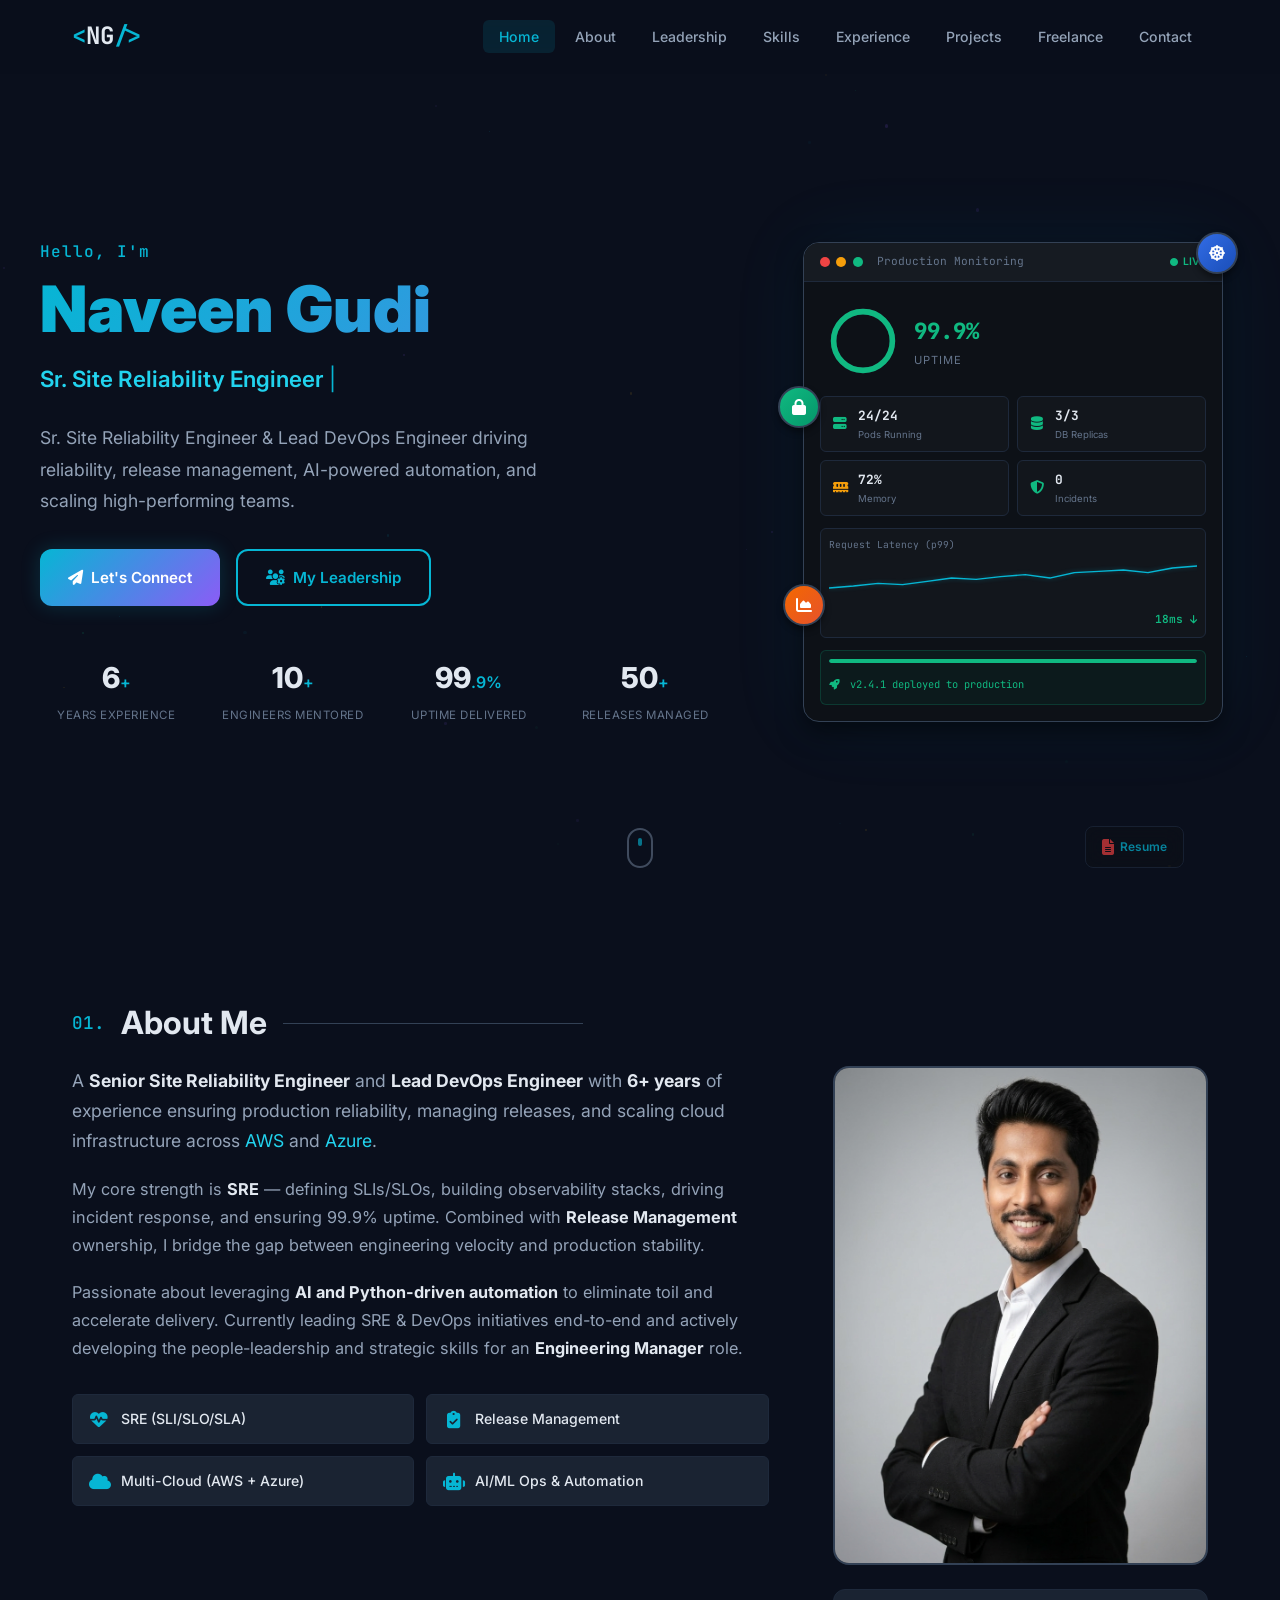
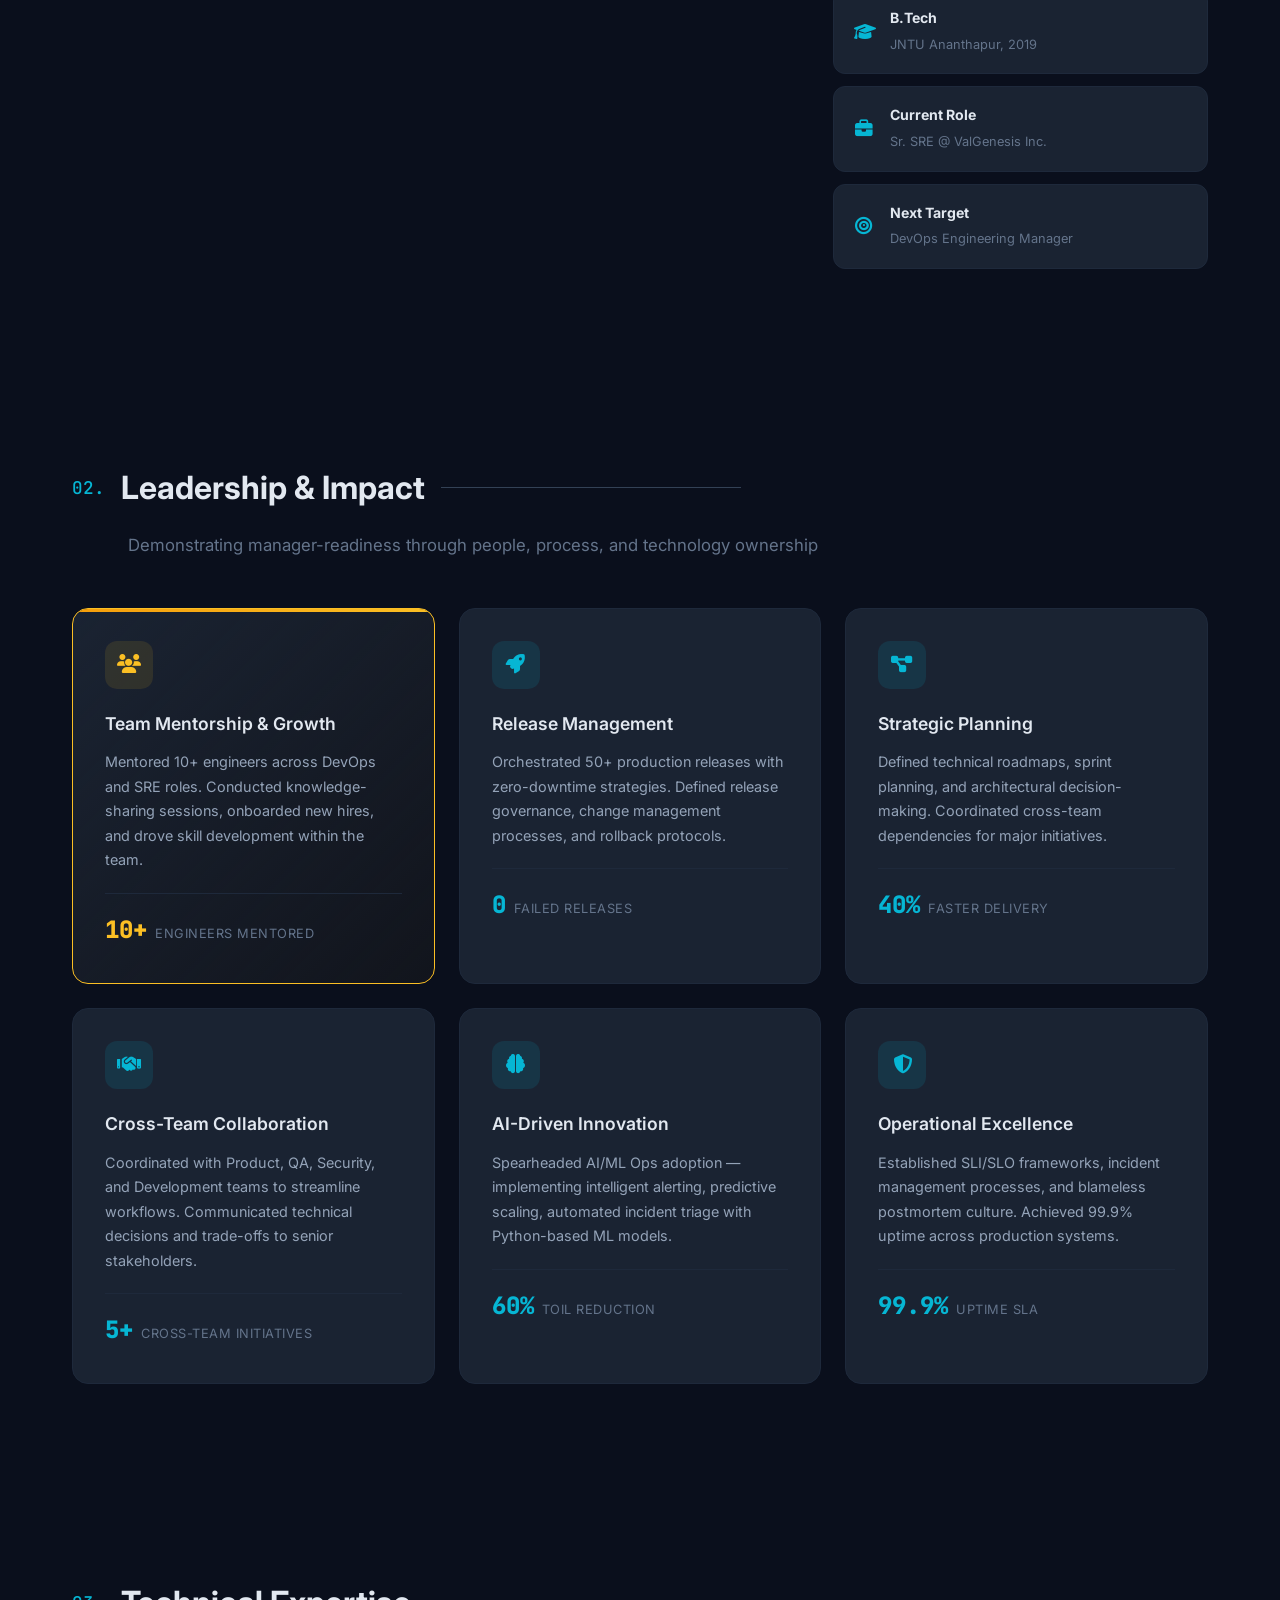
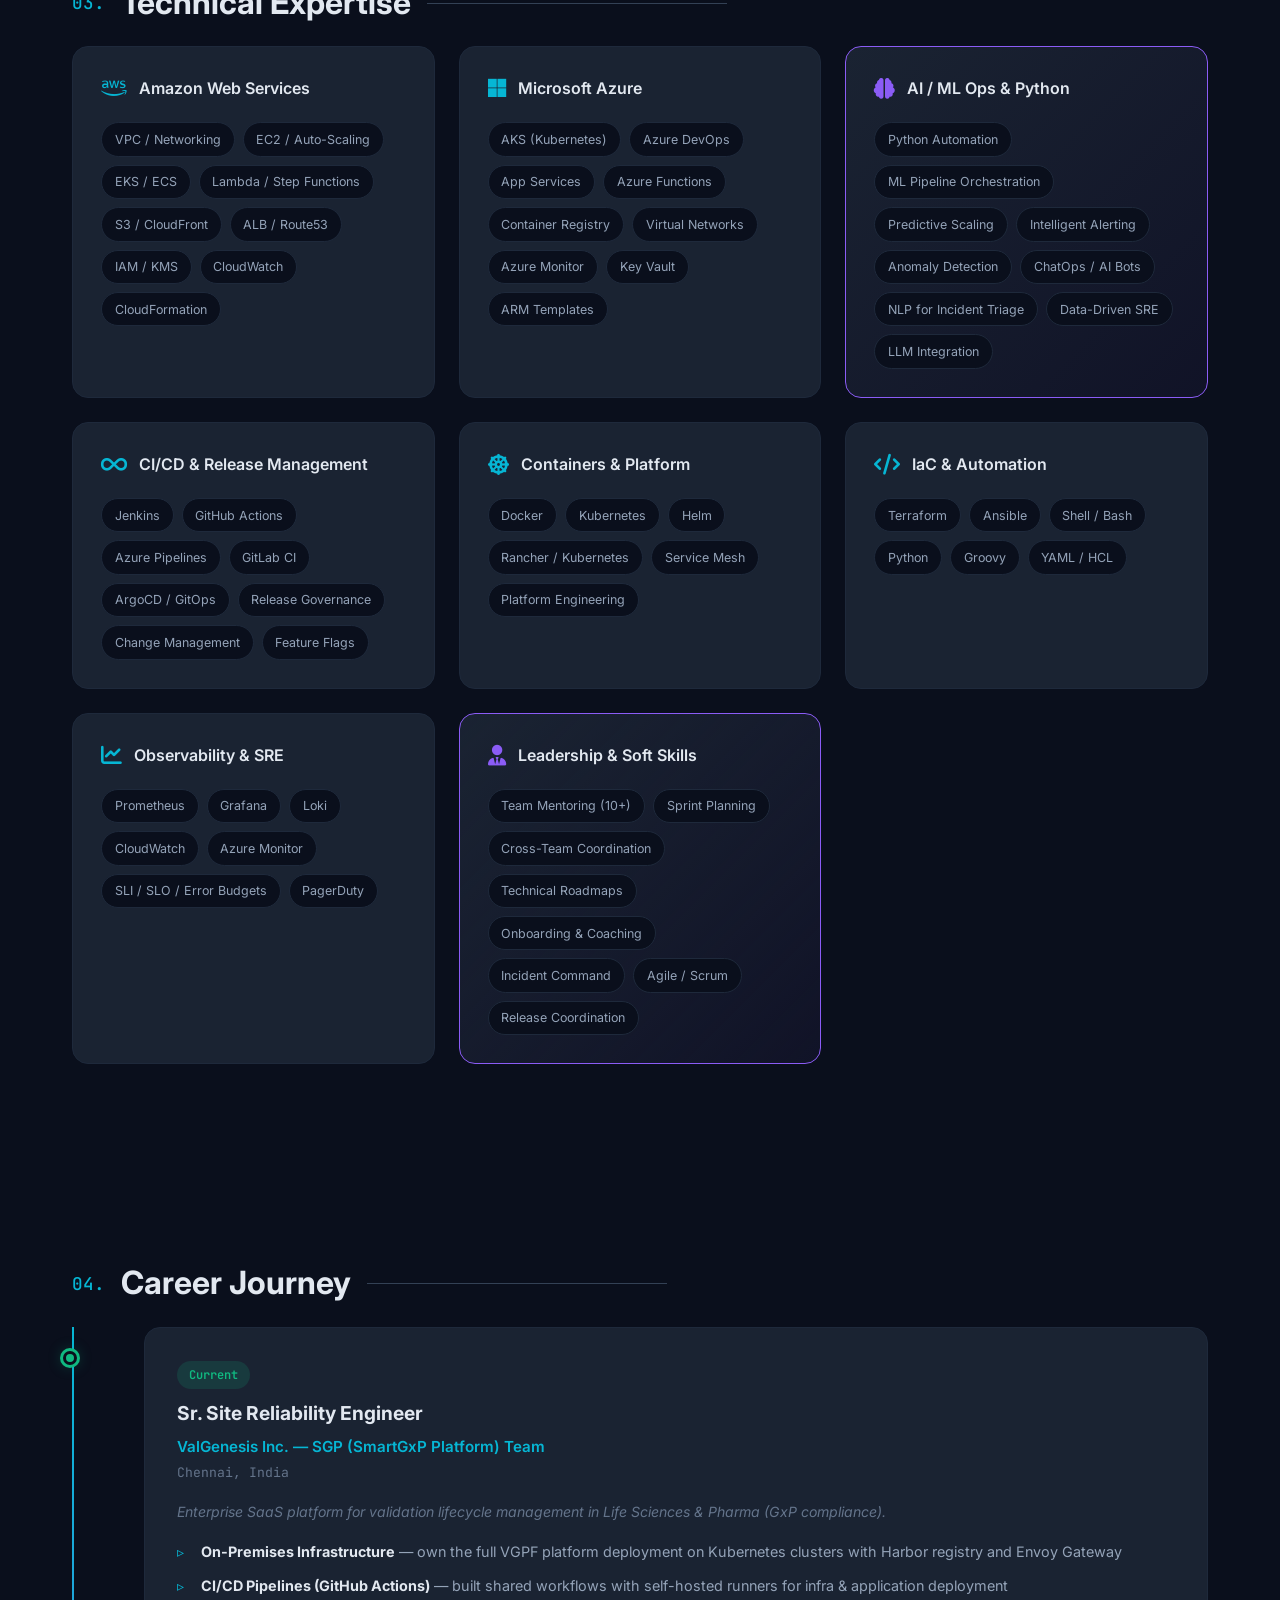
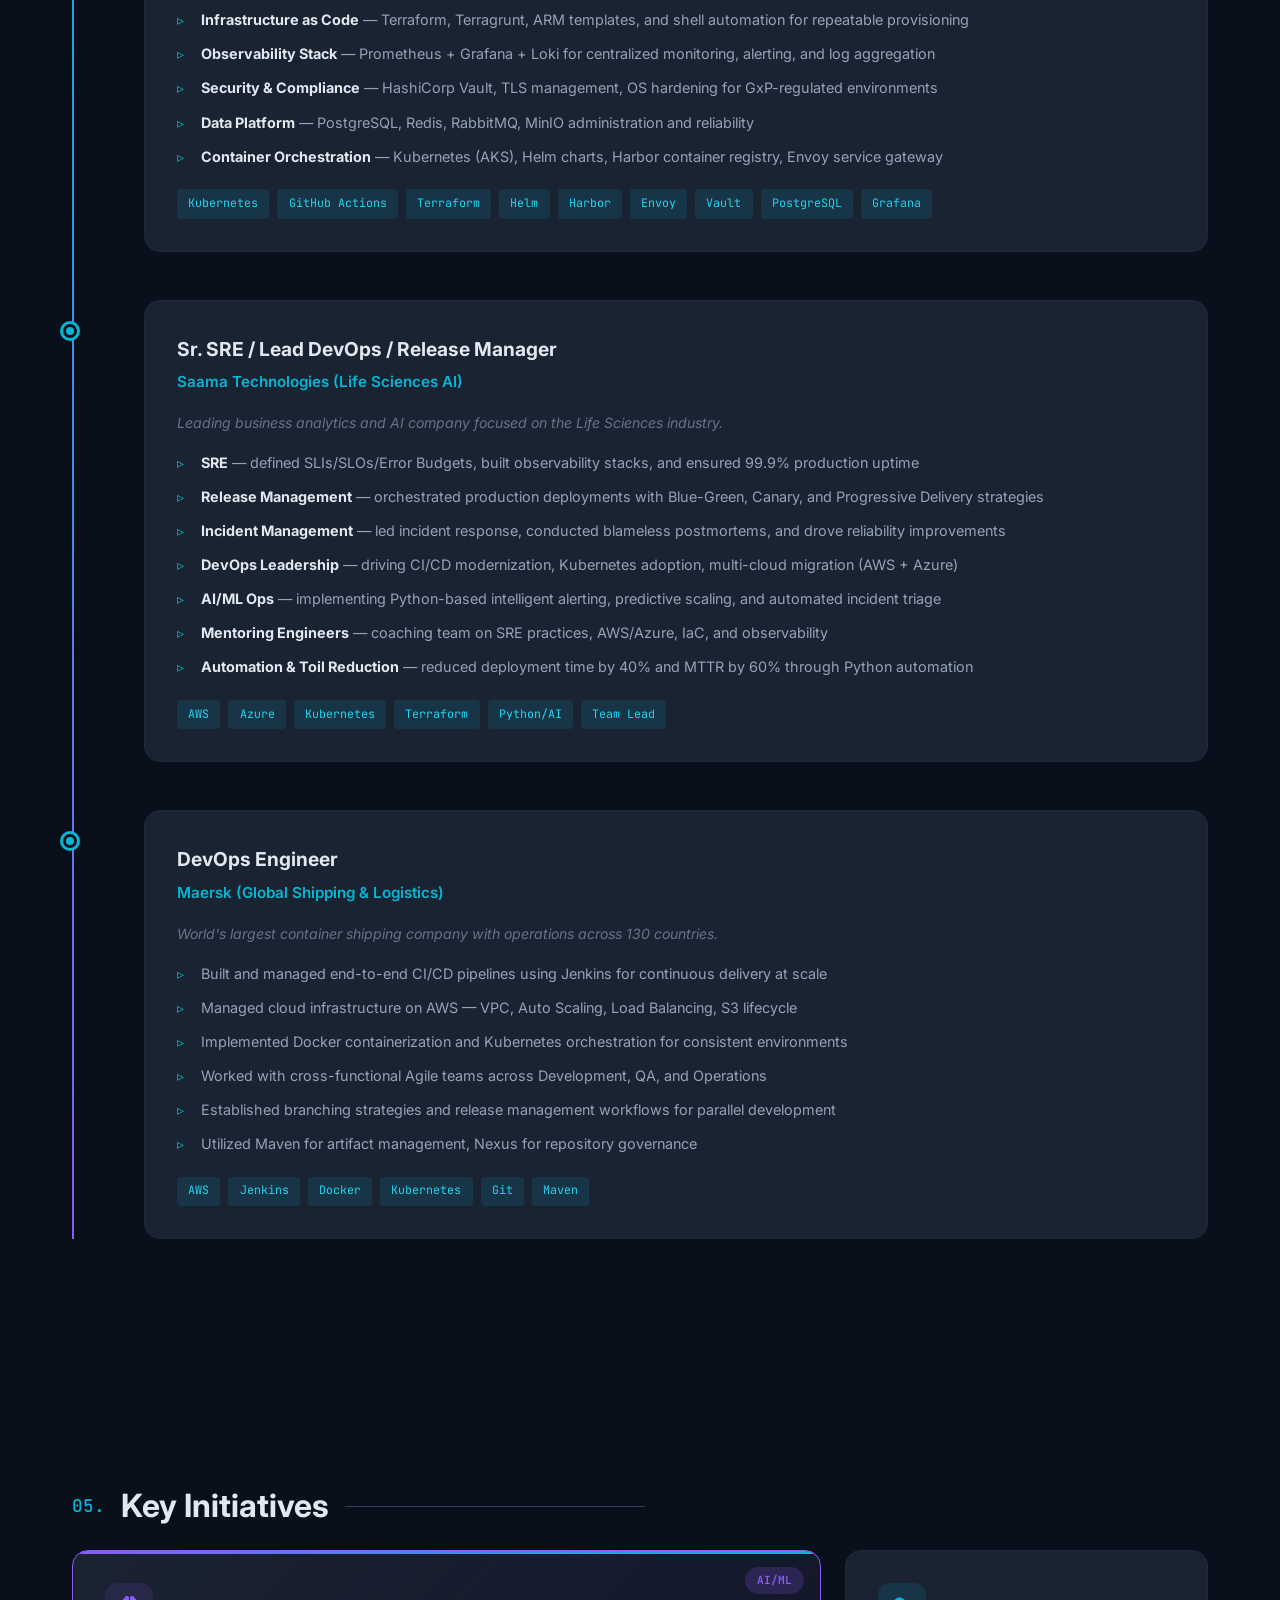
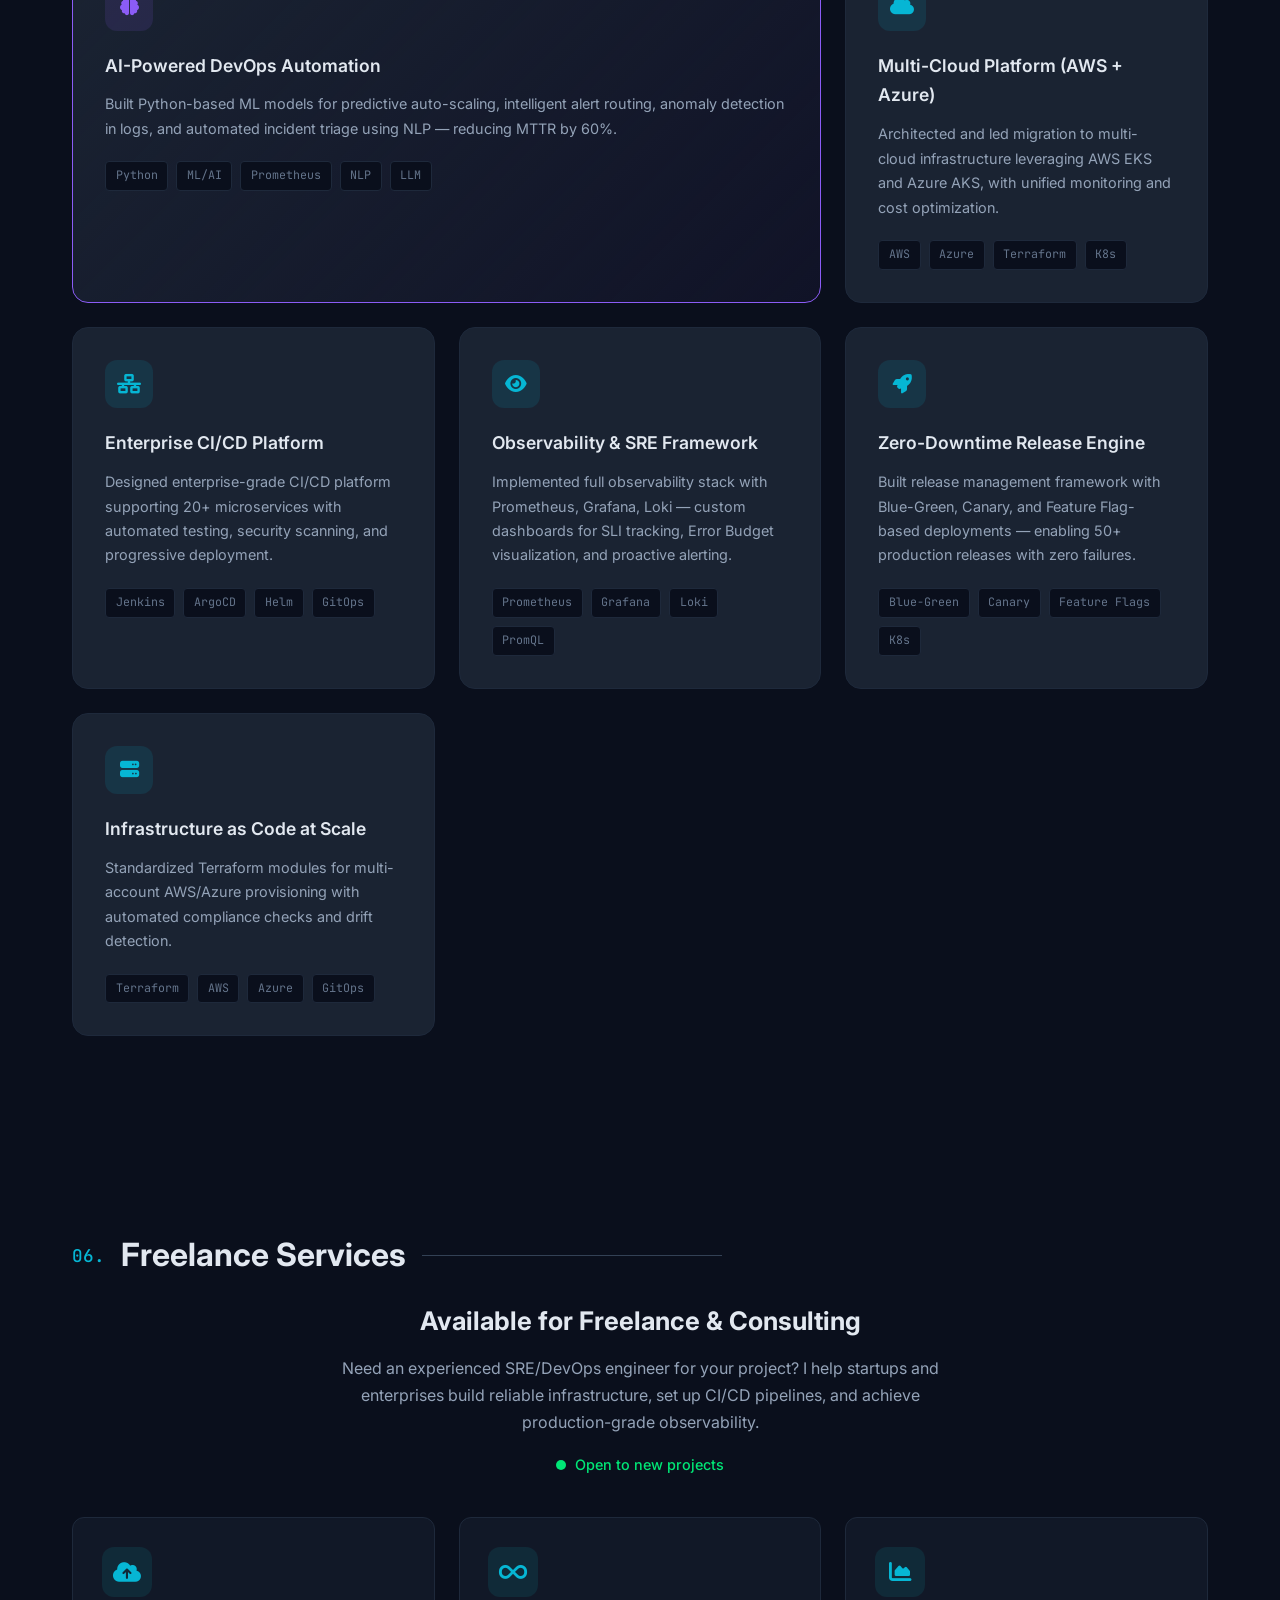
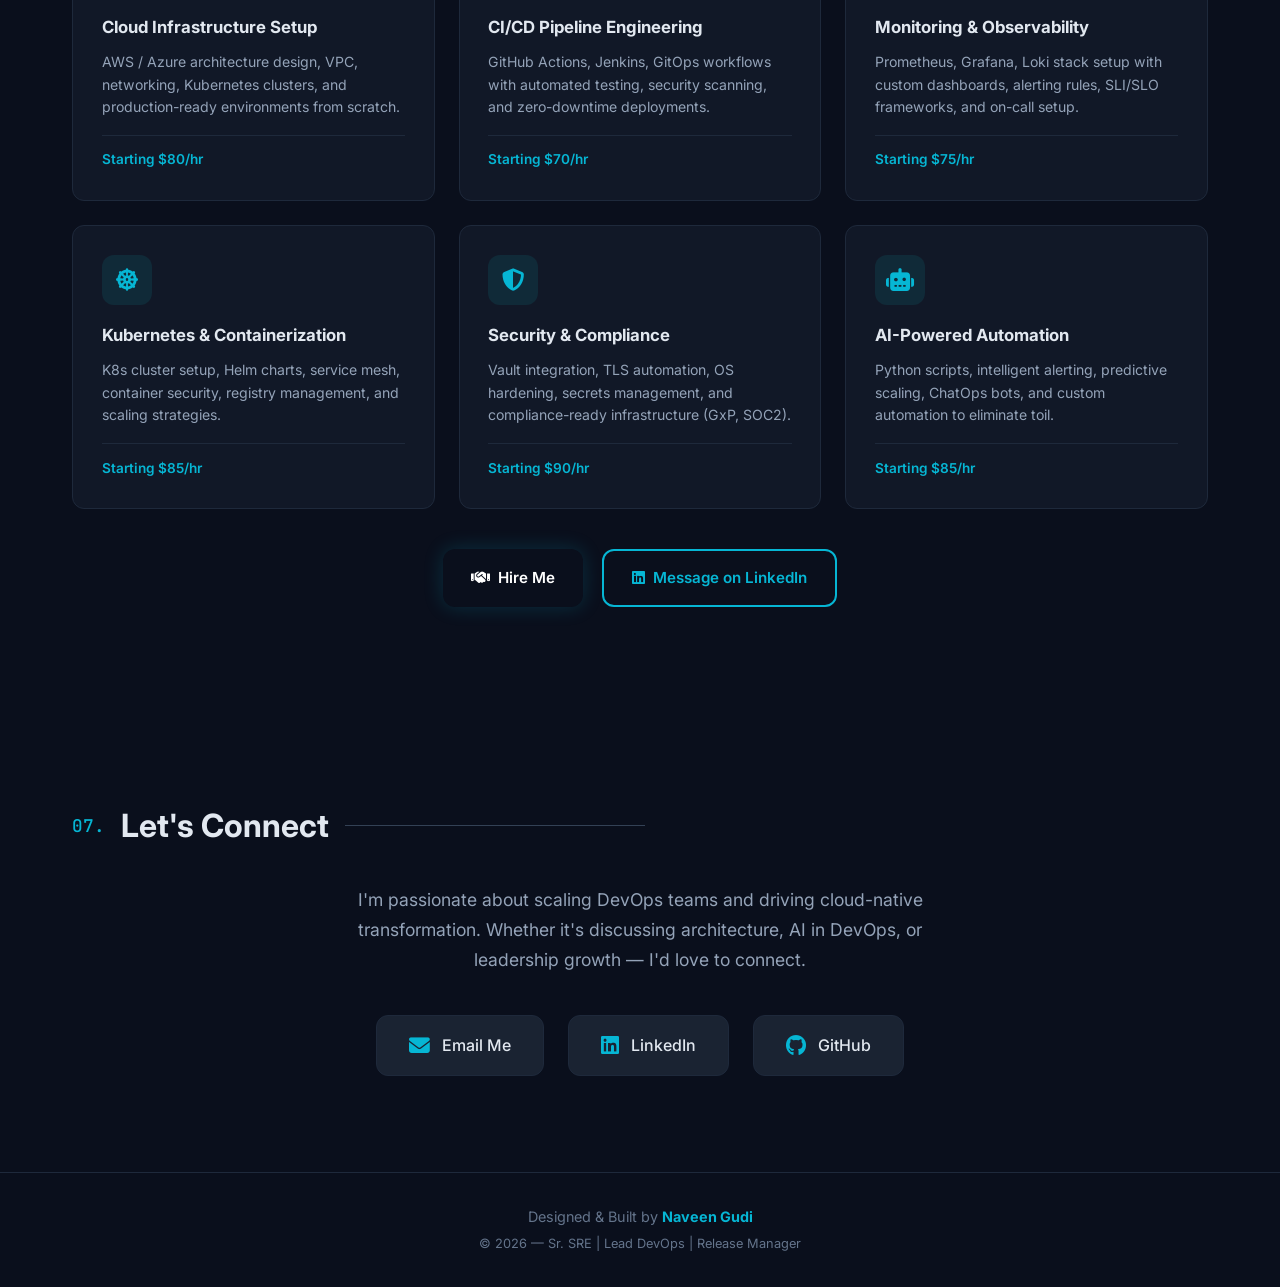
<file: index.html>
<!DOCTYPE html>
<html lang="en">
<head>
    <meta charset="UTF-8">
    <meta name="viewport" content="width=device-width, initial-scale=1.0">
    <title>Naveen Gudi | Sr. Site Reliability Engineer & Lead DevOps Engineer</title>
    <meta name="description" content="Portfolio of Naveen Gudi - Senior Site Reliability Engineer at ValGenesis, Lead DevOps Engineer, Release Manager, Cloud Architect (AWS & Azure) with 6+ years.">
    <link rel="stylesheet" href="css/style.css">
    <link rel="preconnect" href="https://fonts.googleapis.com">
    <link rel="preconnect" href="https://fonts.gstatic.com" crossorigin>
    <link href="https://fonts.googleapis.com/css2?family=Inter:wght@300;400;500;600;700;800;900&family=JetBrains+Mono:wght@400;500&display=swap" rel="stylesheet">
    <link rel="stylesheet" href="https://cdnjs.cloudflare.com/ajax/libs/font-awesome/6.5.1/css/all.min.css">
</head>
<body>
    <!-- ===== NAVIGATION ===== -->
    <nav class="navbar" id="navbar">
        <div class="nav-container">
            <a href="#home" class="nav-logo">
                <span class="logo-bracket">&lt;</span>NG<span class="logo-bracket">/&gt;</span>
            </a>
            <ul class="nav-links" id="navLinks">
                <li><a href="#home" class="nav-link active">Home</a></li>
                <li><a href="#about" class="nav-link">About</a></li>
                <li><a href="#leadership" class="nav-link">Leadership</a></li>
                <li><a href="#skills" class="nav-link">Skills</a></li>
                <li><a href="#experience" class="nav-link">Experience</a></li>
                <li><a href="#projects" class="nav-link">Projects</a></li>
                <li><a href="#freelance" class="nav-link">Freelance</a></li>
                <li><a href="#contact" class="nav-link">Contact</a></li>
            </ul>
            <button class="nav-toggle" id="navToggle" aria-label="Toggle navigation">
                <span class="hamburger"></span>
            </button>
        </div>
    </nav>

    <!-- ===== HERO SECTION ===== -->
    <section class="hero" id="home">
        <div class="hero-particles" id="particles"></div>
        <div class="hero-content">
            <div class="hero-text">
                <p class="hero-greeting">Hello, I'm</p>
                <h1 class="hero-name">Naveen Gudi</h1>
                <div class="hero-title-wrapper">
                    <span class="hero-title-typed" id="typedText"></span>
                    <span class="cursor">|</span>
                </div>
                <p class="hero-description">
                    Sr. Site Reliability Engineer & Lead DevOps Engineer driving reliability, 
                    release management, AI-powered automation, and scaling high-performing teams.
                </p>
                <div class="hero-cta">
                    <a href="#contact" class="btn btn-primary">
                        <i class="fas fa-paper-plane"></i> Let's Connect
                    </a>
                    <a href="#leadership" class="btn btn-outline">
                        <i class="fas fa-users-cog"></i> My Leadership
                    </a>
                </div>
                <div class="hero-stats">
                    <div class="stat">
                        <span class="stat-number" data-count="6">0</span><span class="stat-plus">+</span>
                        <span class="stat-label">Years Experience</span>
                    </div>
                    <div class="stat">
                        <span class="stat-number" data-count="10">0</span><span class="stat-plus">+</span>
                        <span class="stat-label">Engineers Mentored</span>
                    </div>
                    <div class="stat">
                        <span class="stat-number" data-count="99">0</span><span class="stat-plus">.9%</span>
                        <span class="stat-label">Uptime Delivered</span>
                    </div>
                    <div class="stat">
                        <span class="stat-number" data-count="50">0</span><span class="stat-plus">+</span>
                        <span class="stat-label">Releases Managed</span>
                    </div>
                </div>
            </div>
            <!-- SRE Production Dashboard — Hero Visual -->
            <div class="hero-visual">
                <div class="sre-dashboard-animation">
                    <div class="dashboard-frame">
                        <div class="dashboard-header">
                            <div class="dash-dot red"></div>
                            <div class="dash-dot yellow"></div>
                            <div class="dash-dot green"></div>
                            <span class="dash-title">Production Monitoring</span>
                            <span class="dash-status live"><i class="fas fa-circle"></i> LIVE</span>
                        </div>
                        <div class="dashboard-body">
                            <div class="dash-widget uptime-widget">
                                <svg class="uptime-ring" viewBox="0 0 100 100">
                                    <circle class="ring-bg" cx="50" cy="50" r="42"/>
                                    <circle class="ring-fill" cx="50" cy="50" r="42"/>
                                </svg>
                                <div class="uptime-text">
                                    <span class="uptime-value">99.9%</span>
                                    <span class="uptime-label">Uptime</span>
                                </div>
                            </div>
                            <div class="dash-metrics">
                                <div class="metric-card healthy">
                                    <i class="fas fa-server"></i>
                                    <div class="metric-info">
                                        <span class="metric-num">24/24</span>
                                        <span class="metric-name">Pods Running</span>
                                    </div>
                                </div>
                                <div class="metric-card healthy">
                                    <i class="fas fa-database"></i>
                                    <div class="metric-info">
                                        <span class="metric-num">3/3</span>
                                        <span class="metric-name">DB Replicas</span>
                                    </div>
                                </div>
                                <div class="metric-card warning">
                                    <i class="fas fa-memory"></i>
                                    <div class="metric-info">
                                        <span class="metric-num">72%</span>
                                        <span class="metric-name">Memory</span>
                                    </div>
                                </div>
                                <div class="metric-card healthy">
                                    <i class="fas fa-shield-alt"></i>
                                    <div class="metric-info">
                                        <span class="metric-num">0</span>
                                        <span class="metric-name">Incidents</span>
                                    </div>
                                </div>
                            </div>
                            <div class="dash-graph">
                                <div class="graph-label">Request Latency (p99)</div>
                                <svg class="live-graph" viewBox="0 0 300 60" preserveAspectRatio="none">
                                    <polyline class="graph-line" points="0,45 20,42 40,38 60,40 80,35 100,30 120,32 140,28 160,25 180,30 200,22 220,20 240,18 260,22 280,15 300,12"/>
                                    <polyline class="graph-line-glow" points="0,45 20,42 40,38 60,40 80,35 100,30 120,32 140,28 160,25 180,30 200,22 220,20 240,18 260,22 280,15 300,12"/>
                                </svg>
                                <div class="graph-value">18ms <i class="fas fa-arrow-down"></i></div>
                            </div>
                            <div class="dash-deploy">
                                <div class="deploy-bar">
                                    <div class="deploy-progress"></div>
                                </div>
                                <span class="deploy-text"><i class="fas fa-rocket"></i> v2.4.1 deployed to production</span>
                            </div>
                        </div>
                    </div>
                    <div class="float-badge badge-k8s"><i class="fas fa-dharmachakra"></i></div>
                    <div class="float-badge badge-grafana"><i class="fas fa-chart-area"></i></div>
                    <div class="float-badge badge-shield"><i class="fas fa-lock"></i></div>
                </div>
            </div>
        </div>

        <a href="#about" class="scroll-indicator">
            <div class="mouse">
                <div class="wheel"></div>
            </div>
        </a>
    </section>

    <!-- ===== ABOUT SECTION ===== -->
    <section class="section about" id="about">
        <div class="container">
            <h2 class="section-title">
                <span class="title-number">01.</span> About Me
            </h2>
            <div class="about-grid">
                <div class="about-text">
                    <p class="about-lead">
                        A <strong>Senior Site Reliability Engineer</strong> and <strong>Lead DevOps Engineer</strong> 
                        with <strong>6+ years</strong> of experience ensuring production reliability, managing releases, 
                        and scaling cloud infrastructure across <em>AWS</em> and <em>Azure</em>.
                    </p>
                    <p>
                        My core strength is <strong>SRE</strong> — defining SLIs/SLOs, building observability stacks, 
                        driving incident response, and ensuring 99.9% uptime. Combined with <strong>Release Management</strong> 
                        ownership, I bridge the gap between engineering velocity and production stability.
                    </p>
                    <p>
                        Passionate about leveraging <strong>AI and Python-driven automation</strong> to eliminate 
                        toil and accelerate delivery. Currently leading SRE & DevOps initiatives end-to-end and 
                        actively developing the people-leadership and strategic skills for an <strong>Engineering Manager</strong> role.
                    </p>
                    <div class="about-highlights">
                        <div class="highlight-item">
                            <i class="fas fa-heartbeat"></i>
                            <span>SRE (SLI/SLO/SLA)</span>
                        </div>
                        <div class="highlight-item">
                            <i class="fas fa-clipboard-check"></i>
                            <span>Release Management</span>
                        </div>
                        <div class="highlight-item">
                            <i class="fas fa-cloud"></i>
                            <span>Multi-Cloud (AWS + Azure)</span>
                        </div>
                        <div class="highlight-item">
                            <i class="fas fa-robot"></i>
                            <span>AI/ML Ops & Automation</span>
                        </div>
                    </div>
                </div>
                <div class="about-image">
                    <div class="image-frame">
                        <img src="assets/images/profile.png" alt="Naveen Gudi" class="profile-photo">
                    </div>
                    <div class="about-info-cards">
                        <div class="info-card">
                            <i class="fas fa-graduation-cap"></i>
                            <div>
                                <strong>B.Tech</strong>
                                <span>JNTU Ananthapur, 2019</span>
                            </div>
                        </div>
                        <div class="info-card">
                            <i class="fas fa-briefcase"></i>
                            <div>
                                <strong>Current Role</strong>
                                <span>Sr. SRE @ ValGenesis Inc.</span>
                            </div>
                        </div>
                        <div class="info-card">
                            <i class="fas fa-bullseye"></i>
                            <div>
                                <strong>Next Target</strong>
                                <span>DevOps Engineering Manager</span>
                            </div>
                        </div>
                    </div>
                </div>
            </div>
        </div>
    </section>

    <!-- ===== LEADERSHIP SECTION ===== -->
    <section class="section leadership" id="leadership">
        <div class="container">
            <h2 class="section-title">
                <span class="title-number">02.</span> Leadership & Impact
            </h2>
            <p class="section-subtitle">
                Demonstrating manager-readiness through people, process, and technology ownership
            </p>
            <div class="leadership-grid">
                <div class="leadership-card featured">
                    <div class="leadership-icon">
                        <i class="fas fa-users"></i>
                    </div>
                    <h3>Team Mentorship & Growth</h3>
                    <p>Mentored 10+ engineers across DevOps and SRE roles. Conducted knowledge-sharing sessions, onboarded new hires, and drove skill development within the team.</p>
                    <div class="leadership-metric">
                        <span class="metric-value">10+</span>
                        <span class="metric-label">Engineers Mentored</span>
                    </div>
                </div>

                <div class="leadership-card">
                    <div class="leadership-icon">
                        <i class="fas fa-rocket"></i>
                    </div>
                    <h3>Release Management</h3>
                    <p>Orchestrated 50+ production releases with zero-downtime strategies. Defined release governance, change management processes, and rollback protocols.</p>
                    <div class="leadership-metric">
                        <span class="metric-value">0</span>
                        <span class="metric-label">Failed Releases</span>
                    </div>
                </div>

                <div class="leadership-card">
                    <div class="leadership-icon">
                        <i class="fas fa-project-diagram"></i>
                    </div>
                    <h3>Strategic Planning</h3>
                    <p>Defined technical roadmaps, sprint planning, and architectural decision-making. Coordinated cross-team dependencies for major initiatives.</p>
                    <div class="leadership-metric">
                        <span class="metric-value">40%</span>
                        <span class="metric-label">Faster Delivery</span>
                    </div>
                </div>

                <div class="leadership-card">
                    <div class="leadership-icon">
                        <i class="fas fa-handshake"></i>
                    </div>
                    <h3>Cross-Team Collaboration</h3>
                    <p>Coordinated with Product, QA, Security, and Development teams to streamline workflows. Communicated technical decisions and trade-offs to senior stakeholders.</p>
                    <div class="leadership-metric">
                        <span class="metric-value">5+</span>
                        <span class="metric-label">Cross-Team Initiatives</span>
                    </div>
                </div>

                <div class="leadership-card">
                    <div class="leadership-icon">
                        <i class="fas fa-brain"></i>
                    </div>
                    <h3>AI-Driven Innovation</h3>
                    <p>Spearheaded AI/ML Ops adoption — implementing intelligent alerting, predictive scaling, automated incident triage with Python-based ML models.</p>
                    <div class="leadership-metric">
                        <span class="metric-value">60%</span>
                        <span class="metric-label">Toil Reduction</span>
                    </div>
                </div>

                <div class="leadership-card">
                    <div class="leadership-icon">
                        <i class="fas fa-shield-alt"></i>
                    </div>
                    <h3>Operational Excellence</h3>
                    <p>Established SLI/SLO frameworks, incident management processes, and blameless postmortem culture. Achieved 99.9% uptime across production systems.</p>
                    <div class="leadership-metric">
                        <span class="metric-value">99.9%</span>
                        <span class="metric-label">Uptime SLA</span>
                    </div>
                </div>
            </div>
        </div>
    </section>

    <!-- ===== SKILLS SECTION ===== -->
    <section class="section skills" id="skills">
        <div class="container">
            <h2 class="section-title">
                <span class="title-number">03.</span> Technical Expertise
            </h2>
            <div class="skills-grid">
                <!-- Cloud - AWS -->
                <div class="skill-category">
                    <div class="skill-category-header">
                        <i class="fab fa-aws"></i>
                        <h3>Amazon Web Services</h3>
                    </div>
                    <div class="skill-tags">
                        <span class="skill-tag">VPC / Networking</span>
                        <span class="skill-tag">EC2 / Auto-Scaling</span>
                        <span class="skill-tag">EKS / ECS</span>
                        <span class="skill-tag">Lambda / Step Functions</span>
                        <span class="skill-tag">S3 / CloudFront</span>
                        <span class="skill-tag">ALB / Route53</span>
                        <span class="skill-tag">IAM / KMS</span>
                        <span class="skill-tag">CloudWatch</span>
                        <span class="skill-tag">CloudFormation</span>
                    </div>
                </div>

                <!-- Cloud - Azure -->
                <div class="skill-category">
                    <div class="skill-category-header">
                        <i class="fab fa-microsoft"></i>
                        <h3>Microsoft Azure</h3>
                    </div>
                    <div class="skill-tags">
                        <span class="skill-tag">AKS (Kubernetes)</span>
                        <span class="skill-tag">Azure DevOps</span>
                        <span class="skill-tag">App Services</span>
                        <span class="skill-tag">Azure Functions</span>
                        <span class="skill-tag">Container Registry</span>
                        <span class="skill-tag">Virtual Networks</span>
                        <span class="skill-tag">Azure Monitor</span>
                        <span class="skill-tag">Key Vault</span>
                        <span class="skill-tag">ARM Templates</span>
                    </div>
                </div>

                <!-- AI & Python -->
                <div class="skill-category highlight-card">
                    <div class="skill-category-header">
                        <i class="fas fa-brain"></i>
                        <h3>AI / ML Ops & Python</h3>
                    </div>
                    <div class="skill-tags">
                        <span class="skill-tag">Python Automation</span>
                        <span class="skill-tag">ML Pipeline Orchestration</span>
                        <span class="skill-tag">Predictive Scaling</span>
                        <span class="skill-tag">Intelligent Alerting</span>
                        <span class="skill-tag">Anomaly Detection</span>
                        <span class="skill-tag">ChatOps / AI Bots</span>
                        <span class="skill-tag">NLP for Incident Triage</span>
                        <span class="skill-tag">Data-Driven SRE</span>
                        <span class="skill-tag">LLM Integration</span>
                    </div>
                </div>

                <!-- CI/CD & Release Management -->
                <div class="skill-category">
                    <div class="skill-category-header">
                        <i class="fas fa-infinity"></i>
                        <h3>CI/CD & Release Management</h3>
                    </div>
                    <div class="skill-tags">
                        <span class="skill-tag">Jenkins</span>
                        <span class="skill-tag">GitHub Actions</span>
                        <span class="skill-tag">Azure Pipelines</span>
                        <span class="skill-tag">GitLab CI</span>
                        <span class="skill-tag">ArgoCD / GitOps</span>
                        <span class="skill-tag">Release Governance</span>
                        <span class="skill-tag">Change Management</span>
                        <span class="skill-tag">Feature Flags</span>
                    </div>
                </div>

                <!-- Containers & Orchestration -->
                <div class="skill-category">
                    <div class="skill-category-header">
                        <i class="fas fa-dharmachakra"></i>
                        <h3>Containers & Platform</h3>
                    </div>
                    <div class="skill-tags">
                        <span class="skill-tag">Docker</span>
                        <span class="skill-tag">Kubernetes</span>
                        <span class="skill-tag">Helm</span>
                        <span class="skill-tag">Rancher / Kubernetes</span>
                        <span class="skill-tag">Service Mesh</span>
                        <span class="skill-tag">Platform Engineering</span>
                    </div>
                </div>

                <!-- IaC & Automation -->
                <div class="skill-category">
                    <div class="skill-category-header">
                        <i class="fas fa-code"></i>
                        <h3>IaC & Automation</h3>
                    </div>
                    <div class="skill-tags">
                        <span class="skill-tag">Terraform</span>
                        <span class="skill-tag">Ansible</span>
                        <span class="skill-tag">Shell / Bash</span>
                        <span class="skill-tag">Python</span>
                        <span class="skill-tag">Groovy</span>
                        <span class="skill-tag">YAML / HCL</span>
                    </div>
                </div>

                <!-- Monitoring & Observability -->
                <div class="skill-category">
                    <div class="skill-category-header">
                        <i class="fas fa-chart-line"></i>
                        <h3>Observability & SRE</h3>
                    </div>
                    <div class="skill-tags">
                        <span class="skill-tag">Prometheus</span>
                        <span class="skill-tag">Grafana</span>
                        <span class="skill-tag">Loki</span>
                        <span class="skill-tag">CloudWatch</span>
                        <span class="skill-tag">Azure Monitor</span>
                        <span class="skill-tag">SLI / SLO / Error Budgets</span>
                        <span class="skill-tag">PagerDuty</span>
                    </div>
                </div>

                <!-- Leadership & Soft Skills -->
                <div class="skill-category highlight-card">
                    <div class="skill-category-header">
                        <i class="fas fa-user-tie"></i>
                        <h3>Leadership & Soft Skills</h3>
                    </div>
                    <div class="skill-tags">
                        <span class="skill-tag">Team Mentoring (10+)</span>
                        <span class="skill-tag">Sprint Planning</span>
                        <span class="skill-tag">Cross-Team Coordination</span>
                        <span class="skill-tag">Technical Roadmaps</span>
                        <span class="skill-tag">Onboarding & Coaching</span>
                        <span class="skill-tag">Incident Command</span>
                        <span class="skill-tag">Agile / Scrum</span>
                        <span class="skill-tag">Release Coordination</span>
                    </div>
                </div>
            </div>
        </div>
    </section>

    <!-- ===== EXPERIENCE SECTION ===== -->
    <section class="section experience" id="experience">
        <div class="container">
            <h2 class="section-title">
                <span class="title-number">04.</span> Career Journey
            </h2>
            <div class="timeline">
                <!-- Current Role - ValGenesis -->
                <div class="timeline-item">
                    <div class="timeline-marker current"></div>
                    <div class="timeline-content">
                        <div class="timeline-header">
                            <div class="timeline-role-badge">Current</div>
                            <h3>Sr. Site Reliability Engineer</h3>
                            <span class="company">ValGenesis Inc. — SGP (SmartGxP Platform) Team</span>
                            <span class="location">Chennai, India</span>
                        </div>
                        <p class="company-desc">
                            Enterprise SaaS platform for validation lifecycle management in Life Sciences & Pharma (GxP compliance).
                        </p>
                        <ul class="timeline-points">
                            <li><strong>On-Premises Infrastructure</strong> — own the full VGPF platform deployment on Kubernetes clusters with Harbor registry and Envoy Gateway</li>
                            <li><strong>CI/CD Pipelines (GitHub Actions)</strong> — built shared workflows with self-hosted runners for infra & application deployment</li>
                            <li><strong>Infrastructure as Code</strong> — Terraform, Terragrunt, ARM templates, and shell automation for repeatable provisioning</li>
                            <li><strong>Observability Stack</strong> — Prometheus + Grafana + Loki for centralized monitoring, alerting, and log aggregation</li>
                            <li><strong>Security & Compliance</strong> — HashiCorp Vault, TLS management, OS hardening for GxP-regulated environments</li>
                            <li><strong>Data Platform</strong> — PostgreSQL, Redis, RabbitMQ, MinIO administration and reliability</li>
                            <li><strong>Container Orchestration</strong> — Kubernetes (AKS), Helm charts, Harbor container registry, Envoy service gateway</li>
                        </ul>
                        <div class="timeline-tags">
                            <span>Kubernetes</span><span>GitHub Actions</span><span>Terraform</span>
                            <span>Helm</span><span>Harbor</span><span>Envoy</span>
                            <span>Vault</span><span>PostgreSQL</span><span>Grafana</span>
                        </div>
                    </div>
                </div>

                <!-- Saama Technologies -->
                <div class="timeline-item">
                    <div class="timeline-marker"></div>
                    <div class="timeline-content">
                        <div class="timeline-header">
                            <h3>Sr. SRE / Lead DevOps / Release Manager</h3>
                            <span class="company">Saama Technologies (Life Sciences AI)</span>
                        </div>
                        <p class="company-desc">
                            Leading business analytics and AI company focused on the Life Sciences industry.
                        </p>
                        <ul class="timeline-points">
                            <li><strong>SRE</strong> — defined SLIs/SLOs/Error Budgets, built observability stacks, and ensured 99.9% production uptime</li>
                            <li><strong>Release Management</strong> — orchestrated production deployments with Blue-Green, Canary, and Progressive Delivery strategies</li>
                            <li><strong>Incident Management</strong> — led incident response, conducted blameless postmortems, and drove reliability improvements</li>
                            <li><strong>DevOps Leadership</strong> — driving CI/CD modernization, Kubernetes adoption, multi-cloud migration (AWS + Azure)</li>
                            <li><strong>AI/ML Ops</strong> — implementing Python-based intelligent alerting, predictive scaling, and automated incident triage</li>
                            <li><strong>Mentoring Engineers</strong> — coaching team on SRE practices, AWS/Azure, IaC, and observability</li>
                            <li><strong>Automation & Toil Reduction</strong> — reduced deployment time by 40% and MTTR by 60% through Python automation</li>
                        </ul>
                        <div class="timeline-tags">
                            <span>AWS</span><span>Azure</span><span>Kubernetes</span>
                            <span>Terraform</span><span>Python/AI</span><span>Team Lead</span>
                        </div>
                    </div>
                </div>

                <!-- Maersk -->
                <div class="timeline-item">
                    <div class="timeline-marker"></div>
                    <div class="timeline-content">
                        <div class="timeline-header">
                            <h3>DevOps Engineer</h3>
                            <span class="company">Maersk (Global Shipping & Logistics)</span>
                        </div>
                        <p class="company-desc">
                            World's largest container shipping company with operations across 130 countries.
                        </p>
                        <ul class="timeline-points">
                            <li>Built and managed end-to-end CI/CD pipelines using Jenkins for continuous delivery at scale</li>
                            <li>Managed cloud infrastructure on AWS — VPC, Auto Scaling, Load Balancing, S3 lifecycle</li>
                            <li>Implemented Docker containerization and Kubernetes orchestration for consistent environments</li>
                            <li>Worked with cross-functional Agile teams across Development, QA, and Operations</li>
                            <li>Established branching strategies and release management workflows for parallel development</li>
                            <li>Utilized Maven for artifact management, Nexus for repository governance</li>
                        </ul>
                        <div class="timeline-tags">
                            <span>AWS</span><span>Jenkins</span><span>Docker</span>
                            <span>Kubernetes</span><span>Git</span><span>Maven</span>
                        </div>
                    </div>
                </div>
            </div>
        </div>
    </section>

    <!-- ===== PROJECTS SECTION ===== -->
    <section class="section projects" id="projects">
        <div class="container">
            <h2 class="section-title">
                <span class="title-number">05.</span> Key Initiatives
            </h2>
            <div class="projects-grid">
                <div class="project-card featured-project">
                    <div class="project-icon">
                        <i class="fas fa-brain"></i>
                    </div>
                    <div class="project-label">AI/ML</div>
                    <h3>AI-Powered DevOps Automation</h3>
                    <p>Built Python-based ML models for predictive auto-scaling, intelligent alert routing, anomaly detection in logs, and automated incident triage using NLP — reducing MTTR by 60%.</p>
                    <div class="project-tech">
                        <span>Python</span><span>ML/AI</span><span>Prometheus</span><span>NLP</span><span>LLM</span>
                    </div>
                </div>

                <div class="project-card">
                    <div class="project-icon">
                        <i class="fas fa-cloud"></i>
                    </div>
                    <h3>Multi-Cloud Platform (AWS + Azure)</h3>
                    <p>Architected and led migration to multi-cloud infrastructure leveraging AWS EKS and Azure AKS, with unified monitoring and cost optimization.</p>
                    <div class="project-tech">
                        <span>AWS</span><span>Azure</span><span>Terraform</span><span>K8s</span>
                    </div>
                </div>

                <div class="project-card">
                    <div class="project-icon">
                        <i class="fas fa-network-wired"></i>
                    </div>
                    <h3>Enterprise CI/CD Platform</h3>
                    <p>Designed enterprise-grade CI/CD platform supporting 20+ microservices with automated testing, security scanning, and progressive deployment.</p>
                    <div class="project-tech">
                        <span>Jenkins</span><span>ArgoCD</span><span>Helm</span><span>GitOps</span>
                    </div>
                </div>

                <div class="project-card">
                    <div class="project-icon">
                        <i class="fas fa-eye"></i>
                    </div>
                    <h3>Observability & SRE Framework</h3>
                    <p>Implemented full observability stack with Prometheus, Grafana, Loki — custom dashboards for SLI tracking, Error Budget visualization, and proactive alerting.</p>
                    <div class="project-tech">
                        <span>Prometheus</span><span>Grafana</span><span>Loki</span><span>PromQL</span>
                    </div>
                </div>

                <div class="project-card">
                    <div class="project-icon">
                        <i class="fas fa-rocket"></i>
                    </div>
                    <h3>Zero-Downtime Release Engine</h3>
                    <p>Built release management framework with Blue-Green, Canary, and Feature Flag-based deployments — enabling 50+ production releases with zero failures.</p>
                    <div class="project-tech">
                        <span>Blue-Green</span><span>Canary</span><span>Feature Flags</span><span>K8s</span>
                    </div>
                </div>

                <div class="project-card">
                    <div class="project-icon">
                        <i class="fas fa-server"></i>
                    </div>
                    <h3>Infrastructure as Code at Scale</h3>
                    <p>Standardized Terraform modules for multi-account AWS/Azure provisioning with automated compliance checks and drift detection.</p>
                    <div class="project-tech">
                        <span>Terraform</span><span>AWS</span><span>Azure</span><span>GitOps</span>
                    </div>
                </div>
            </div>
        </div>
    </section>

    <!-- ===== FREELANCING SECTION ===== -->
    <section class="section freelance" id="freelance">
        <div class="container">
            <h2 class="section-title">
                <span class="title-number">06.</span> Freelance Services
            </h2>
            <div class="freelance-intro-block">
                <h3>Available for Freelance & Consulting</h3>
                <p>
                    Need an experienced SRE/DevOps engineer for your project? I help startups and enterprises 
                    build reliable infrastructure, set up CI/CD pipelines, and achieve production-grade observability.
                </p>
                <div class="freelance-availability">
                    <span class="availability-dot"></span>
                    <span>Open to new projects</span>
                </div>
            </div>
            <div class="freelance-services-grid">
                <div class="freelance-card">
                    <div class="freelance-card-icon">
                        <i class="fas fa-cloud-upload-alt"></i>
                    </div>
                    <h4>Cloud Infrastructure Setup</h4>
                    <p>AWS / Azure architecture design, VPC, networking, Kubernetes clusters, and production-ready environments from scratch.</p>
                    <div class="freelance-price">Starting $80/hr</div>
                </div>

                <div class="freelance-card">
                    <div class="freelance-card-icon">
                        <i class="fas fa-infinity"></i>
                    </div>
                    <h4>CI/CD Pipeline Engineering</h4>
                    <p>GitHub Actions, Jenkins, GitOps workflows with automated testing, security scanning, and zero-downtime deployments.</p>
                    <div class="freelance-price">Starting $70/hr</div>
                </div>

                <div class="freelance-card">
                    <div class="freelance-card-icon">
                        <i class="fas fa-chart-area"></i>
                    </div>
                    <h4>Monitoring & Observability</h4>
                    <p>Prometheus, Grafana, Loki stack setup with custom dashboards, alerting rules, SLI/SLO frameworks, and on-call setup.</p>
                    <div class="freelance-price">Starting $75/hr</div>
                </div>

                <div class="freelance-card">
                    <div class="freelance-card-icon">
                        <i class="fas fa-dharmachakra"></i>
                    </div>
                    <h4>Kubernetes & Containerization</h4>
                    <p>K8s cluster setup, Helm charts, service mesh, container security, registry management, and scaling strategies.</p>
                    <div class="freelance-price">Starting $85/hr</div>
                </div>

                <div class="freelance-card">
                    <div class="freelance-card-icon">
                        <i class="fas fa-shield-alt"></i>
                    </div>
                    <h4>Security & Compliance</h4>
                    <p>Vault integration, TLS automation, OS hardening, secrets management, and compliance-ready infrastructure (GxP, SOC2).</p>
                    <div class="freelance-price">Starting $90/hr</div>
                </div>

                <div class="freelance-card">
                    <div class="freelance-card-icon">
                        <i class="fas fa-robot"></i>
                    </div>
                    <h4>AI-Powered Automation</h4>
                    <p>Python scripts, intelligent alerting, predictive scaling, ChatOps bots, and custom automation to eliminate toil.</p>
                    <div class="freelance-price">Starting $85/hr</div>
                </div>
            </div>

            <div class="freelance-cta">
                <a href="mailto:naveen.cloudops77@gmail.com?subject=Freelance%20Inquiry" class="btn btn-primary">
                    <i class="fas fa-handshake"></i> Hire Me
                </a>
                <a href="https://www.linkedin.com/in/naveen-gudi/" target="_blank" class="btn btn-outline">
                    <i class="fab fa-linkedin"></i> Message on LinkedIn
                </a>
            </div>
        </div>
    </section>

    <!-- ===== CONTACT SECTION ===== -->
    <section class="section contact" id="contact">
        <div class="container">
            <h2 class="section-title">
                <span class="title-number">07.</span> Let's Connect
            </h2>
            <div class="contact-content">
                <div class="contact-text">
                    <p>
                        I'm passionate about scaling DevOps teams and driving cloud-native transformation. 
                        Whether it's discussing architecture, AI in DevOps, or leadership growth 
                        — I'd love to connect.
                    </p>
                </div>
                <div class="contact-methods">
                    <a href="mailto:naveen.cloudops77@gmail.com" class="contact-card">
                        <i class="fas fa-envelope"></i>
                        <span>Email Me</span>
                    </a>
                    <a href="https://www.linkedin.com/in/naveen-gudi/" target="_blank" rel="noopener" class="contact-card">
                        <i class="fab fa-linkedin"></i>
                        <span>LinkedIn</span>
                    </a>
                    <a href="https://github.com/NAVITECHDEVOPS" target="_blank" rel="noopener" class="contact-card">
                        <i class="fab fa-github"></i>
                        <span>GitHub</span>
                    </a>
                </div>
            </div>
        </div>
    </section>

    <!-- ===== FOOTER ===== -->
    <footer class="footer">
        <div class="container">
            <p>Designed & Built by <strong>Naveen Gudi</strong></p>
            <p class="footer-sub">© 2026 — Sr. SRE | Lead DevOps | Release Manager</p>
        </div>
    </footer>

    <!-- Back to Top -->
    <button class="back-to-top" id="backToTop" aria-label="Back to top">
        <i class="fas fa-chevron-up"></i>
    </button>

    <!-- Resume Watermark Button — Bottom Right -->
    <a href="resume.html" class="resume-watermark" title="View Resume">
        <i class="fas fa-file-alt"></i>
        <span>Resume</span>
    </a>

    <script src="js/main.js"></script>
</body>
</html>
</file>
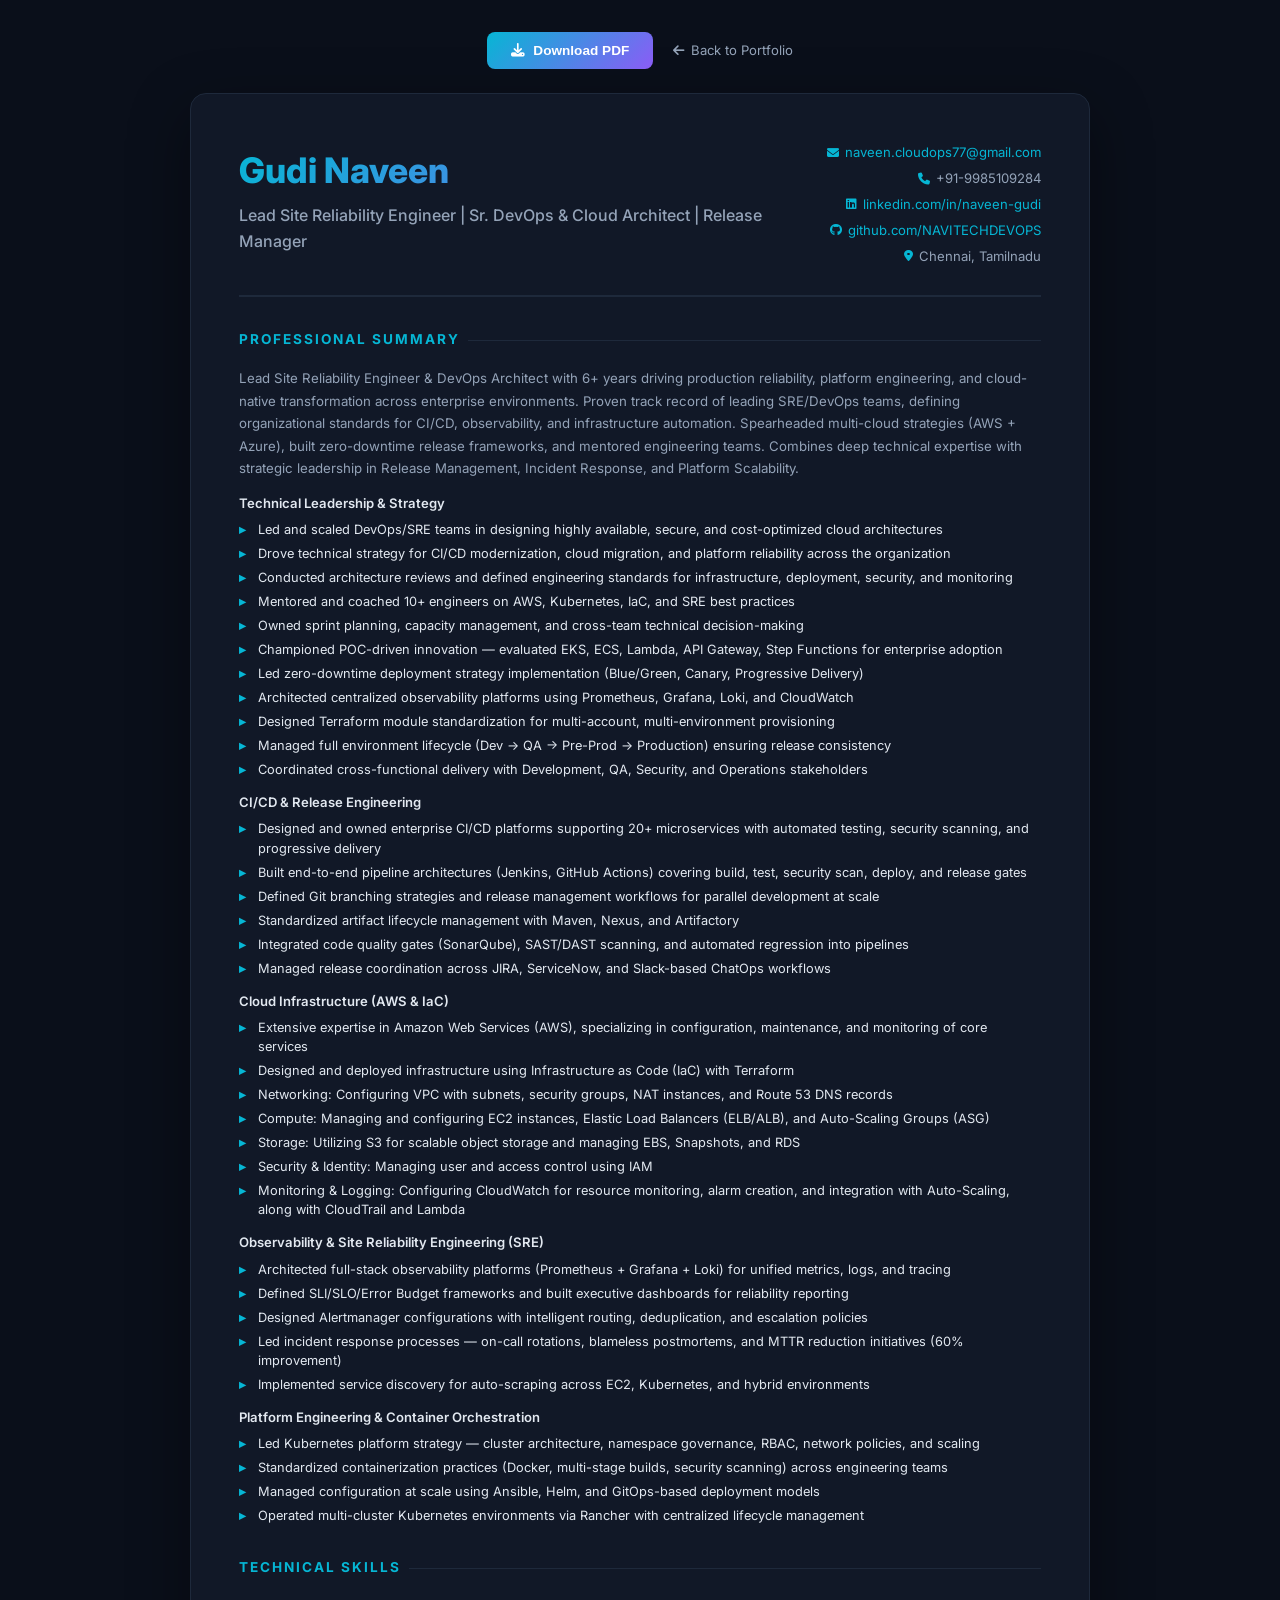
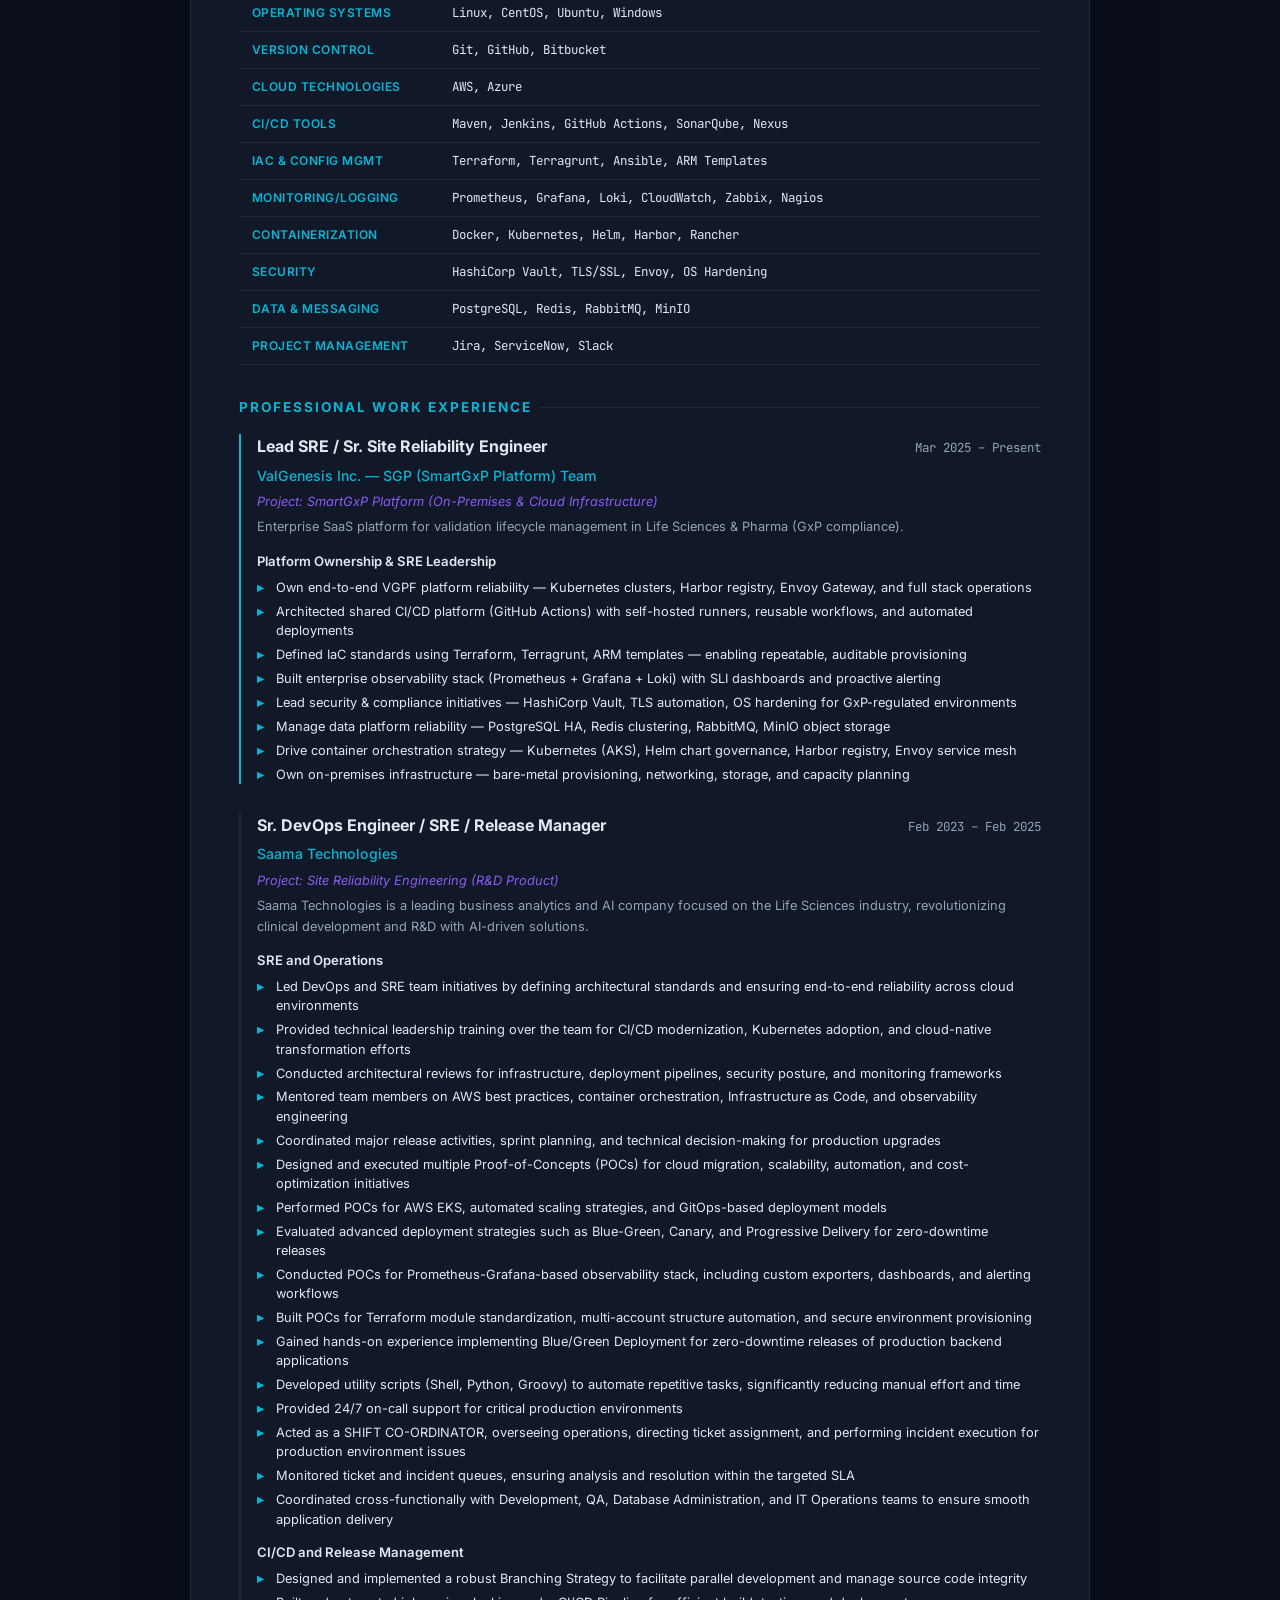
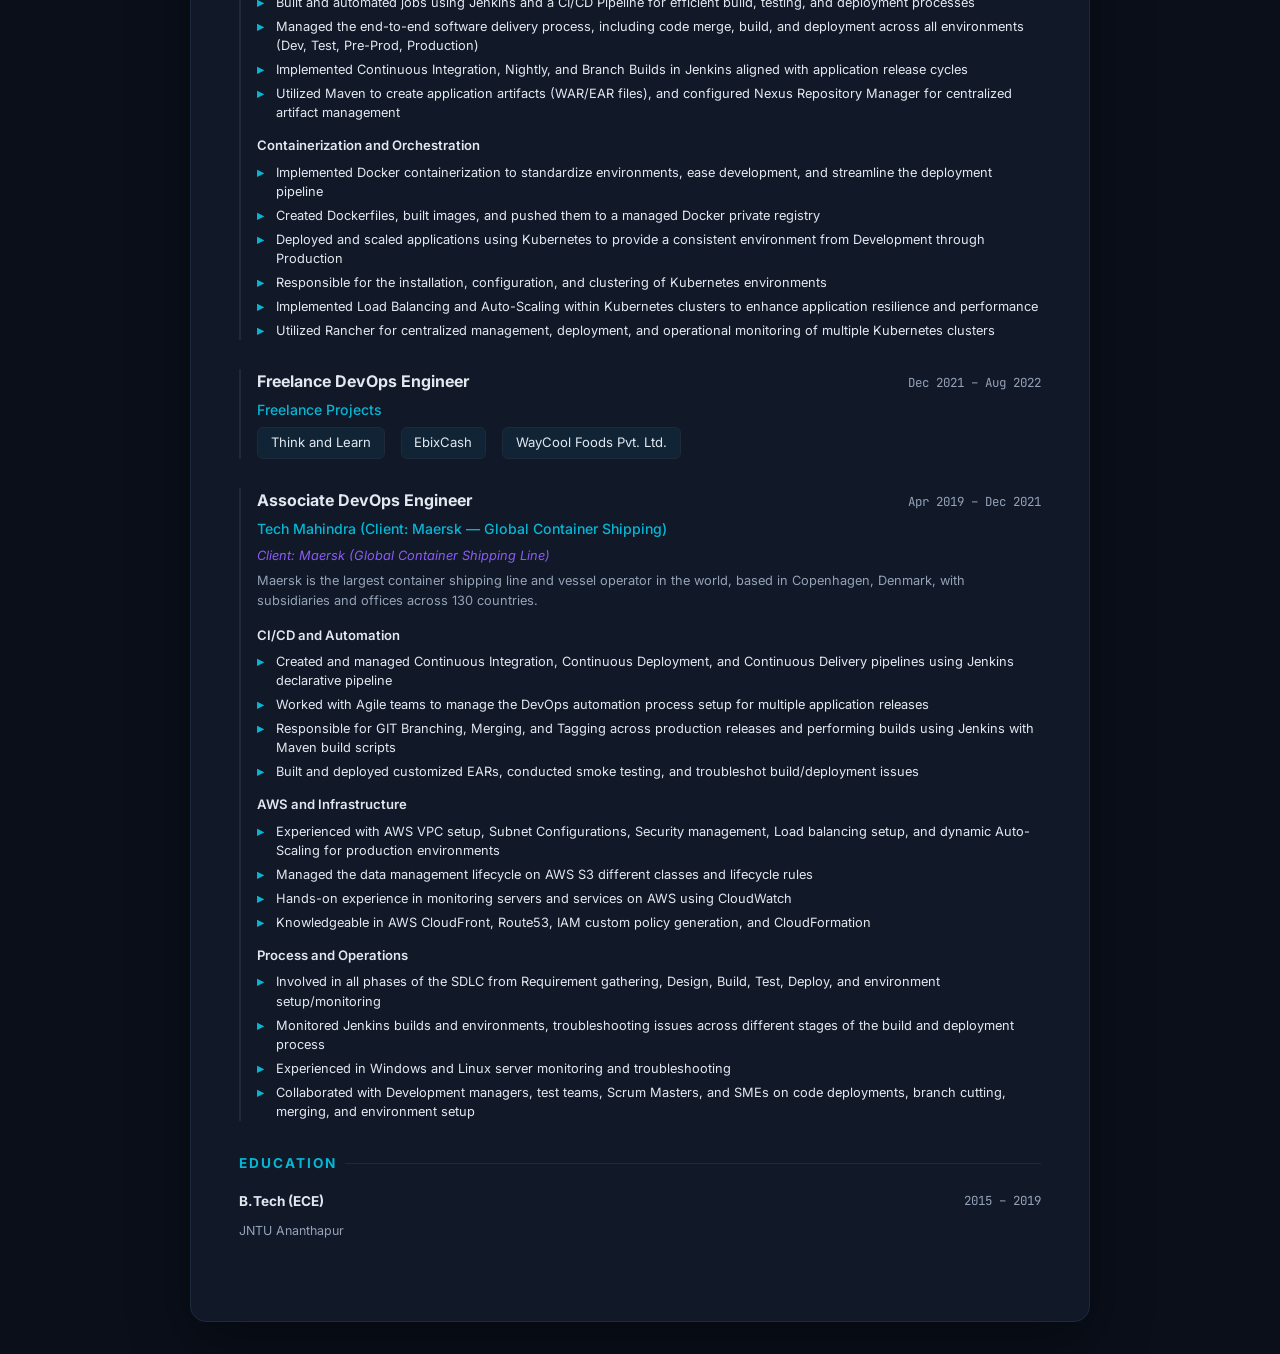
<file: resume.html>
<!DOCTYPE html>
<html lang="en">
<head>
    <meta charset="UTF-8">
    <meta name="viewport" content="width=device-width, initial-scale=1.0">
    <title>Resume — Naveen Gudi | Lead SRE & DevOps Engineer</title>
    <link rel="preconnect" href="https://fonts.googleapis.com">
    <link rel="preconnect" href="https://fonts.gstatic.com" crossorigin>
    <link href="https://fonts.googleapis.com/css2?family=Inter:wght@300;400;500;600;700;800&family=JetBrains+Mono:wght@400;500&display=swap" rel="stylesheet">
    <link rel="stylesheet" href="https://cdnjs.cloudflare.com/ajax/libs/font-awesome/6.5.1/css/all.min.css">
    <style>
        :root {
            --bg: #0a0f1a;
            --bg-card: #111827;
            --border: #1e293b;
            --accent: #06b6d4;
            --accent-purple: #8b5cf6;
            --green: #10b981;
            --text: #e2e8f0;
            --text-muted: #94a3b8;
            --font: 'Inter', sans-serif;
            --mono: 'JetBrains Mono', monospace;
        }

        * { margin: 0; padding: 0; box-sizing: border-box; }

        body {
            font-family: var(--font);
            background: var(--bg);
            color: var(--text);
            line-height: 1.6;
            padding: 2rem;
        }

        .resume-container {
            max-width: 900px;
            margin: 0 auto;
            background: var(--bg-card);
            border: 1px solid var(--border);
            border-radius: 16px;
            padding: 3rem;
            box-shadow: 0 20px 60px rgba(0, 0, 0, 0.4);
        }

        /* Header */
        .resume-header {
            display: flex;
            justify-content: space-between;
            align-items: flex-start;
            margin-bottom: 2rem;
            padding-bottom: 1.5rem;
            border-bottom: 2px solid var(--border);
        }

        .resume-name {
            font-size: 2.2rem;
            font-weight: 800;
            background: linear-gradient(135deg, var(--accent), var(--accent-purple));
            -webkit-background-clip: text;
            -webkit-text-fill-color: transparent;
            background-clip: text;
        }

        .resume-title {
            font-size: 1rem;
            color: var(--text-muted);
            margin-top: 0.3rem;
            font-weight: 500;
        }

        .resume-contact {
            text-align: right;
            font-size: 0.82rem;
            color: var(--text-muted);
        }

        .resume-contact a {
            color: var(--accent);
            text-decoration: none;
        }

        .resume-contact div {
            margin-bottom: 0.3rem;
            display: flex;
            align-items: center;
            justify-content: flex-end;
            gap: 0.4rem;
        }

        .resume-contact i {
            width: 14px;
            font-size: 0.75rem;
            color: var(--accent);
        }

        /* Section */
        .resume-section {
            margin-bottom: 2rem;
        }

        .resume-section-title {
            font-size: 0.85rem;
            font-weight: 700;
            text-transform: uppercase;
            letter-spacing: 2px;
            color: var(--accent);
            margin-bottom: 1rem;
            display: flex;
            align-items: center;
            gap: 0.5rem;
        }

        .resume-section-title::after {
            content: '';
            flex: 1;
            height: 1px;
            background: var(--border);
        }

        /* Experience */
        .exp-item {
            margin-bottom: 1.8rem;
            padding-left: 1rem;
            border-left: 2px solid var(--border);
        }

        .exp-item.current {
            border-left-color: var(--accent);
        }

        .exp-header {
            display: flex;
            justify-content: space-between;
            align-items: baseline;
            flex-wrap: wrap;
            margin-bottom: 0.3rem;
        }

        .exp-role {
            font-size: 1rem;
            font-weight: 700;
            color: var(--text);
        }

        .exp-date {
            font-size: 0.78rem;
            color: var(--text-muted);
            font-family: var(--mono);
        }

        .exp-company {
            font-size: 0.88rem;
            color: var(--accent);
            font-weight: 500;
            margin-bottom: 0.3rem;
        }

        .exp-project {
            font-size: 0.8rem;
            color: var(--accent-purple);
            font-style: italic;
            margin-bottom: 0.3rem;
        }

        .exp-desc {
            font-size: 0.8rem;
            color: var(--text-muted);
            margin-bottom: 0.5rem;
        }

        .exp-category {
            font-size: 0.82rem;
            font-weight: 600;
            color: var(--text);
            margin-top: 0.8rem;
            margin-bottom: 0.4rem;
            padding-left: 0;
        }

        .exp-points {
            list-style: none;
            padding: 0;
        }

        .exp-points li {
            font-size: 0.8rem;
            color: var(--text);
            margin-bottom: 0.3rem;
            padding-left: 1.2rem;
            position: relative;
            line-height: 1.5;
        }

        .exp-points li::before {
            content: '▸';
            position: absolute;
            left: 0;
            color: var(--accent);
            font-weight: 700;
        }

        /* Skills Table */
        .skills-table {
            width: 100%;
            border-collapse: collapse;
        }

        .skills-table tr {
            border-bottom: 1px solid var(--border);
        }

        .skills-table td {
            padding: 0.5rem 0.8rem;
            font-size: 0.8rem;
            vertical-align: top;
        }

        .skills-table td:first-child {
            font-weight: 600;
            color: var(--accent);
            width: 200px;
            white-space: nowrap;
            font-size: 0.75rem;
            text-transform: uppercase;
            letter-spacing: 0.5px;
        }

        .skills-table td:last-child {
            color: var(--text);
            font-family: var(--mono);
            font-size: 0.78rem;
        }

        /* Education */
        .edu-item {
            display: flex;
            justify-content: space-between;
            margin-bottom: 0.5rem;
        }

        .edu-item strong {
            font-size: 0.85rem;
            color: var(--text);
        }

        .edu-item span {
            font-size: 0.78rem;
            color: var(--text-muted);
            font-family: var(--mono);
        }

        .edu-sub {
            font-size: 0.78rem;
            color: var(--text-muted);
        }

        /* Freelance */
        .freelance-list {
            list-style: none;
            padding: 0;
            display: flex;
            gap: 1rem;
            flex-wrap: wrap;
        }

        .freelance-list li {
            font-size: 0.82rem;
            padding: 0.3rem 0.8rem;
            background: rgba(6, 182, 212, 0.08);
            border: 1px solid var(--border);
            border-radius: 6px;
            color: var(--text);
        }

        /* Print Button */
        .print-actions {
            text-align: center;
            margin-bottom: 1.5rem;
        }

        .print-btn {
            display: inline-flex;
            align-items: center;
            gap: 0.5rem;
            padding: 0.7rem 1.5rem;
            background: linear-gradient(135deg, var(--accent), var(--accent-purple));
            color: #fff;
            border: none;
            border-radius: 8px;
            font-size: 0.85rem;
            font-weight: 600;
            cursor: pointer;
            text-decoration: none;
            transition: transform 0.2s, box-shadow 0.2s;
        }

        .print-btn:hover {
            transform: translateY(-2px);
            box-shadow: 0 8px 25px rgba(6, 182, 212, 0.3);
        }

        .back-link {
            display: inline-flex;
            align-items: center;
            gap: 0.4rem;
            color: var(--text-muted);
            text-decoration: none;
            font-size: 0.82rem;
            margin-left: 1rem;
            transition: color 0.2s;
        }

        .back-link:hover { color: var(--accent); }

        /* Print Styles */
        @media print {
            body { background: #fff; padding: 0; }
            .resume-container {
                background: #fff;
                border: none;
                box-shadow: none;
                padding: 1.5rem;
                max-width: 100%;
            }
            .resume-name { -webkit-text-fill-color: #0f172a; color: #0f172a; }
            .resume-section-title { color: #0369a1; }
            .resume-section-title::after { background: #cbd5e1; }
            .exp-company { color: #0369a1; }
            .exp-project { color: #6d28d9; }
            .exp-points li::before { color: #0369a1; }
            .skills-table td:first-child { color: #0369a1; }
            .print-actions { display: none; }
            * { color: #1e293b !important; }
            .exp-item { border-left-color: #cbd5e1; }
            .exp-item.current { border-left-color: #0369a1; }
        }

        @media (max-width: 768px) {
            body { padding: 1rem; }
            .resume-container { padding: 1.5rem; }
            .resume-header { flex-direction: column; gap: 1rem; }
            .resume-contact { text-align: left; }
            .resume-contact div { justify-content: flex-start; }
            .exp-header { flex-direction: column; }
            .skills-table td:first-child { width: auto; }
        }
    </style>
</head>
<body>
    <div class="print-actions">
        <button class="print-btn" onclick="window.print()">
            <i class="fas fa-download"></i> Download PDF
        </button>
        <a href="index.html" class="back-link">
            <i class="fas fa-arrow-left"></i> Back to Portfolio
        </a>
    </div>

    <div class="resume-container">
        <!-- Header -->
        <header class="resume-header">
            <div>
                <h1 class="resume-name">Gudi Naveen</h1>
                <p class="resume-title">Lead Site Reliability Engineer | Sr. DevOps & Cloud Architect | Release Manager</p>
            </div>
            <div class="resume-contact">
                <div><i class="fas fa-envelope"></i> <a href="mailto:naveen.cloudops77@gmail.com">naveen.cloudops77@gmail.com</a></div>
                <div><i class="fas fa-phone"></i> +91-9985109284</div>
                <div><i class="fab fa-linkedin"></i> <a href="https://www.linkedin.com/in/naveen-gudi/" target="_blank">linkedin.com/in/naveen-gudi</a></div>
                <div><i class="fab fa-github"></i> <a href="https://github.com/NAVITECHDEVOPS" target="_blank">github.com/NAVITECHDEVOPS</a></div>
                <div><i class="fas fa-map-marker-alt"></i> Chennai, Tamilnadu</div>
            </div>
        </header>

        <!-- Professional Summary -->
        <section class="resume-section">
            <h2 class="resume-section-title">Professional Summary</h2>
            <p style="font-size: 0.83rem; color: var(--text-muted); line-height: 1.7;">
                Lead Site Reliability Engineer & DevOps Architect with 6+ years driving production reliability, platform engineering, and cloud-native transformation across enterprise environments. Proven track record of leading SRE/DevOps teams, defining organizational standards for CI/CD, observability, and infrastructure automation. Spearheaded multi-cloud strategies (AWS + Azure), built zero-downtime release frameworks, and mentored engineering teams. Combines deep technical expertise with strategic leadership in Release Management, Incident Response, and Platform Scalability.
            </p>

            <div class="exp-category">Technical Leadership & Strategy</div>
            <ul class="exp-points">
                <li>Led and scaled DevOps/SRE teams in designing highly available, secure, and cost-optimized cloud architectures</li>
                <li>Drove technical strategy for CI/CD modernization, cloud migration, and platform reliability across the organization</li>
                <li>Conducted architecture reviews and defined engineering standards for infrastructure, deployment, security, and monitoring</li>
                <li>Mentored and coached 10+ engineers on AWS, Kubernetes, IaC, and SRE best practices</li>
                <li>Owned sprint planning, capacity management, and cross-team technical decision-making</li>
                <li>Championed POC-driven innovation — evaluated EKS, ECS, Lambda, API Gateway, Step Functions for enterprise adoption</li>
                <li>Led zero-downtime deployment strategy implementation (Blue/Green, Canary, Progressive Delivery)</li>
                <li>Architected centralized observability platforms using Prometheus, Grafana, Loki, and CloudWatch</li>
                <li>Designed Terraform module standardization for multi-account, multi-environment provisioning</li>
                <li>Managed full environment lifecycle (Dev → QA → Pre-Prod → Production) ensuring release consistency</li>
                <li>Coordinated cross-functional delivery with Development, QA, Security, and Operations stakeholders</li>
            </ul>

            <div class="exp-category">CI/CD & Release Engineering</div>
            <ul class="exp-points">
                <li>Designed and owned enterprise CI/CD platforms supporting 20+ microservices with automated testing, security scanning, and progressive delivery</li>
                <li>Built end-to-end pipeline architectures (Jenkins, GitHub Actions) covering build, test, security scan, deploy, and release gates</li>
                <li>Defined Git branching strategies and release management workflows for parallel development at scale</li>
                <li>Standardized artifact lifecycle management with Maven, Nexus, and Artifactory</li>
                <li>Integrated code quality gates (SonarQube), SAST/DAST scanning, and automated regression into pipelines</li>
                <li>Managed release coordination across JIRA, ServiceNow, and Slack-based ChatOps workflows</li>
            </ul>

            <div class="exp-category">Cloud Infrastructure (AWS & IaC)</div>
            <ul class="exp-points">
                <li>Extensive expertise in Amazon Web Services (AWS), specializing in configuration, maintenance, and monitoring of core services</li>
                <li>Designed and deployed infrastructure using Infrastructure as Code (IaC) with Terraform</li>
                <li>Networking: Configuring VPC with subnets, security groups, NAT instances, and Route 53 DNS records</li>
                <li>Compute: Managing and configuring EC2 instances, Elastic Load Balancers (ELB/ALB), and Auto-Scaling Groups (ASG)</li>
                <li>Storage: Utilizing S3 for scalable object storage and managing EBS, Snapshots, and RDS</li>
                <li>Security & Identity: Managing user and access control using IAM</li>
                <li>Monitoring & Logging: Configuring CloudWatch for resource monitoring, alarm creation, and integration with Auto-Scaling, along with CloudTrail and Lambda</li>
            </ul>

            <div class="exp-category">Observability & Site Reliability Engineering (SRE)</div>
            <ul class="exp-points">
                <li>Architected full-stack observability platforms (Prometheus + Grafana + Loki) for unified metrics, logs, and tracing</li>
                <li>Defined SLI/SLO/Error Budget frameworks and built executive dashboards for reliability reporting</li>
                <li>Designed Alertmanager configurations with intelligent routing, deduplication, and escalation policies</li>
                <li>Led incident response processes — on-call rotations, blameless postmortems, and MTTR reduction initiatives (60% improvement)</li>
                <li>Implemented service discovery for auto-scraping across EC2, Kubernetes, and hybrid environments</li>
            </ul>

            <div class="exp-category">Platform Engineering & Container Orchestration</div>
            <ul class="exp-points">
                <li>Led Kubernetes platform strategy — cluster architecture, namespace governance, RBAC, network policies, and scaling</li>
                <li>Standardized containerization practices (Docker, multi-stage builds, security scanning) across engineering teams</li>
                <li>Managed configuration at scale using Ansible, Helm, and GitOps-based deployment models</li>
                <li>Operated multi-cluster Kubernetes environments via Rancher with centralized lifecycle management</li>
            </ul>
        </section>

        <!-- Technical Skills -->
        <section class="resume-section">
            <h2 class="resume-section-title">Technical Skills</h2>
            <table class="skills-table">
                <tr><td>Operating Systems</td><td>Linux, CentOS, Ubuntu, Windows</td></tr>
                <tr><td>Version Control</td><td>Git, GitHub, Bitbucket</td></tr>
                <tr><td>Cloud Technologies</td><td>AWS, Azure</td></tr>
                <tr><td>CI/CD Tools</td><td>Maven, Jenkins, GitHub Actions, SonarQube, Nexus</td></tr>
                <tr><td>IaC & Config Mgmt</td><td>Terraform, Terragrunt, Ansible, ARM Templates</td></tr>
                <tr><td>Monitoring/Logging</td><td>Prometheus, Grafana, Loki, CloudWatch, Zabbix, Nagios</td></tr>
                <tr><td>Containerization</td><td>Docker, Kubernetes, Helm, Harbor, Rancher</td></tr>
                <tr><td>Security</td><td>HashiCorp Vault, TLS/SSL, Envoy, OS Hardening</td></tr>
                <tr><td>Data & Messaging</td><td>PostgreSQL, Redis, RabbitMQ, MinIO</td></tr>
                <tr><td>Project Management</td><td>Jira, ServiceNow, Slack</td></tr>
            </table>
        </section>

        <!-- Professional Experience -->
        <section class="resume-section">
            <h2 class="resume-section-title">Professional Work Experience</h2>

            <!-- ValGenesis -->
            <div class="exp-item current">
                <div class="exp-header">
                    <span class="exp-role">Lead SRE / Sr. Site Reliability Engineer</span>
                    <span class="exp-date">Mar 2025 – Present</span>
                </div>
                <div class="exp-company">ValGenesis Inc. — SGP (SmartGxP Platform) Team</div>
                <div class="exp-project">Project: SmartGxP Platform (On-Premises & Cloud Infrastructure)</div>
                <div class="exp-desc">Enterprise SaaS platform for validation lifecycle management in Life Sciences & Pharma (GxP compliance).</div>

                <div class="exp-category">Platform Ownership & SRE Leadership</div>
                <ul class="exp-points">
                    <li>Own end-to-end VGPF platform reliability — Kubernetes clusters, Harbor registry, Envoy Gateway, and full stack operations</li>
                    <li>Architected shared CI/CD platform (GitHub Actions) with self-hosted runners, reusable workflows, and automated deployments</li>
                    <li>Defined IaC standards using Terraform, Terragrunt, ARM templates — enabling repeatable, auditable provisioning</li>
                    <li>Built enterprise observability stack (Prometheus + Grafana + Loki) with SLI dashboards and proactive alerting</li>
                    <li>Lead security & compliance initiatives — HashiCorp Vault, TLS automation, OS hardening for GxP-regulated environments</li>
                    <li>Manage data platform reliability — PostgreSQL HA, Redis clustering, RabbitMQ, MinIO object storage</li>
                    <li>Drive container orchestration strategy — Kubernetes (AKS), Helm chart governance, Harbor registry, Envoy service mesh</li>
                    <li>Own on-premises infrastructure — bare-metal provisioning, networking, storage, and capacity planning</li>
                </ul>
            </div>

            <!-- Saama Technologies -->
            <div class="exp-item">
                <div class="exp-header">
                    <span class="exp-role">Sr. DevOps Engineer / SRE / Release Manager</span>
                    <span class="exp-date">Feb 2023 – Feb 2025</span>
                </div>
                <div class="exp-company">Saama Technologies</div>
                <div class="exp-project">Project: Site Reliability Engineering (R&D Product)</div>
                <div class="exp-desc">Saama Technologies is a leading business analytics and AI company focused on the Life Sciences industry, revolutionizing clinical development and R&D with AI-driven solutions.</div>

                <div class="exp-category">SRE and Operations</div>
                <ul class="exp-points">
                    <li>Led DevOps and SRE team initiatives by defining architectural standards and ensuring end-to-end reliability across cloud environments</li>
                    <li>Provided technical leadership training over the team for CI/CD modernization, Kubernetes adoption, and cloud-native transformation efforts</li>
                    <li>Conducted architectural reviews for infrastructure, deployment pipelines, security posture, and monitoring frameworks</li>
                    <li>Mentored team members on AWS best practices, container orchestration, Infrastructure as Code, and observability engineering</li>
                    <li>Coordinated major release activities, sprint planning, and technical decision-making for production upgrades</li>
                    <li>Designed and executed multiple Proof-of-Concepts (POCs) for cloud migration, scalability, automation, and cost-optimization initiatives</li>
                    <li>Performed POCs for AWS EKS, automated scaling strategies, and GitOps-based deployment models</li>
                    <li>Evaluated advanced deployment strategies such as Blue-Green, Canary, and Progressive Delivery for zero-downtime releases</li>
                    <li>Conducted POCs for Prometheus-Grafana-based observability stack, including custom exporters, dashboards, and alerting workflows</li>
                    <li>Built POCs for Terraform module standardization, multi-account structure automation, and secure environment provisioning</li>
                    <li>Gained hands-on experience implementing Blue/Green Deployment for zero-downtime releases of production backend applications</li>
                    <li>Developed utility scripts (Shell, Python, Groovy) to automate repetitive tasks, significantly reducing manual effort and time</li>
                    <li>Provided 24/7 on-call support for critical production environments</li>
                    <li>Acted as a SHIFT CO-ORDINATOR, overseeing operations, directing ticket assignment, and performing incident execution for production environment issues</li>
                    <li>Monitored ticket and incident queues, ensuring analysis and resolution within the targeted SLA</li>
                    <li>Coordinated cross-functionally with Development, QA, Database Administration, and IT Operations teams to ensure smooth application delivery</li>
                </ul>

                <div class="exp-category">CI/CD and Release Management</div>
                <ul class="exp-points">
                    <li>Designed and implemented a robust Branching Strategy to facilitate parallel development and manage source code integrity</li>
                    <li>Built and automated jobs using Jenkins and a CI/CD Pipeline for efficient build, testing, and deployment processes</li>
                    <li>Managed the end-to-end software delivery process, including code merge, build, and deployment across all environments (Dev, Test, Pre-Prod, Production)</li>
                    <li>Implemented Continuous Integration, Nightly, and Branch Builds in Jenkins aligned with application release cycles</li>
                    <li>Utilized Maven to create application artifacts (WAR/EAR files), and configured Nexus Repository Manager for centralized artifact management</li>
                </ul>

                <div class="exp-category">Containerization and Orchestration</div>
                <ul class="exp-points">
                    <li>Implemented Docker containerization to standardize environments, ease development, and streamline the deployment pipeline</li>
                    <li>Created Dockerfiles, built images, and pushed them to a managed Docker private registry</li>
                    <li>Deployed and scaled applications using Kubernetes to provide a consistent environment from Development through Production</li>
                    <li>Responsible for the installation, configuration, and clustering of Kubernetes environments</li>
                    <li>Implemented Load Balancing and Auto-Scaling within Kubernetes clusters to enhance application resilience and performance</li>
                    <li>Utilized Rancher for centralized management, deployment, and operational monitoring of multiple Kubernetes clusters</li>
                </ul>
            </div>

            <!-- Freelance -->
            <div class="exp-item">
                <div class="exp-header">
                    <span class="exp-role">Freelance DevOps Engineer</span>
                    <span class="exp-date">Dec 2021 – Aug 2022</span>
                </div>
                <div class="exp-company">Freelance Projects</div>
                <ul class="freelance-list">
                    <li>Think and Learn</li>
                    <li>EbixCash</li>
                    <li>WayCool Foods Pvt. Ltd.</li>
                </ul>
            </div>

            <!-- Maersk / Tech Mahindra -->
            <div class="exp-item">
                <div class="exp-header">
                    <span class="exp-role">Associate DevOps Engineer</span>
                    <span class="exp-date">Apr 2019 – Dec 2021</span>
                </div>
                <div class="exp-company">Tech Mahindra (Client: Maersk — Global Container Shipping)</div>
                <div class="exp-project">Client: Maersk (Global Container Shipping Line)</div>
                <div class="exp-desc">Maersk is the largest container shipping line and vessel operator in the world, based in Copenhagen, Denmark, with subsidiaries and offices across 130 countries.</div>

                <div class="exp-category">CI/CD and Automation</div>
                <ul class="exp-points">
                    <li>Created and managed Continuous Integration, Continuous Deployment, and Continuous Delivery pipelines using Jenkins declarative pipeline</li>
                    <li>Worked with Agile teams to manage the DevOps automation process setup for multiple application releases</li>
                    <li>Responsible for GIT Branching, Merging, and Tagging across production releases and performing builds using Jenkins with Maven build scripts</li>
                    <li>Built and deployed customized EARs, conducted smoke testing, and troubleshot build/deployment issues</li>
                </ul>

                <div class="exp-category">AWS and Infrastructure</div>
                <ul class="exp-points">
                    <li>Experienced with AWS VPC setup, Subnet Configurations, Security management, Load balancing setup, and dynamic Auto-Scaling for production environments</li>
                    <li>Managed the data management lifecycle on AWS S3 different classes and lifecycle rules</li>
                    <li>Hands-on experience in monitoring servers and services on AWS using CloudWatch</li>
                    <li>Knowledgeable in AWS CloudFront, Route53, IAM custom policy generation, and CloudFormation</li>
                </ul>

                <div class="exp-category">Process and Operations</div>
                <ul class="exp-points">
                    <li>Involved in all phases of the SDLC from Requirement gathering, Design, Build, Test, Deploy, and environment setup/monitoring</li>
                    <li>Monitored Jenkins builds and environments, troubleshooting issues across different stages of the build and deployment process</li>
                    <li>Experienced in Windows and Linux server monitoring and troubleshooting</li>
                    <li>Collaborated with Development managers, test teams, Scrum Masters, and SMEs on code deployments, branch cutting, merging, and environment setup</li>
                </ul>
            </div>
        </section>

        <!-- Education -->
        <section class="resume-section">
            <h2 class="resume-section-title">Education</h2>
            <div class="edu-item">
                <strong>B.Tech (ECE)</strong>
                <span>2015 – 2019</span>
            </div>
            <div class="edu-sub">JNTU Ananthapur</div>
        </section>
    </div>
</body>
</html>
</file>
<file: css/style.css>
/* ============================================
   PORTFOLIO - Naveen Gudi
   DevOps Engineering SRE Coud & AI
   Premium dark theme - leadership focused
   ============================================ */

/* --- CSS Variables / Theme --- */
:root {
    --bg-primary: #0a0f1c;
    --bg-secondary: #111827;
    --bg-card: #1a2332;
    --bg-card-hover: #1f2937;
    --text-primary: #e2e8f0;
    --text-secondary: #94a3b8;
    --text-muted: #64748b;
    --accent: #06b6d4;
    --accent-light: #22d3ee;
    --accent-dark: #0891b2;
    --accent-glow: rgba(6, 182, 212, 0.12);
    --green: #10b981;
    --yellow: #f59e0b;
    --red: #ef4444;
    --purple: #8b5cf6;
    --gold: #fbbf24;
    --border: #1e293b;
    --border-light: #334155;
    --gradient-1: linear-gradient(135deg, #06b6d4, #8b5cf6);
    --gradient-2: linear-gradient(135deg, #0a0f1c 0%, #111827 100%);
    --gradient-gold: linear-gradient(135deg, #f59e0b, #fbbf24);
    --font-main: 'Inter', -apple-system, BlinkMacSystemFont, sans-serif;
    --font-mono: 'JetBrains Mono', 'Fira Code', monospace;
    --shadow-sm: 0 1px 3px rgba(0, 0, 0, 0.3);
    --shadow-md: 0 4px 6px rgba(0, 0, 0, 0.4);
    --shadow-lg: 0 10px 25px rgba(0, 0, 0, 0.5);
    --shadow-glow: 0 0 20px rgba(6, 182, 212, 0.2);
    --shadow-gold: 0 0 20px rgba(251, 191, 36, 0.15);
    --radius-sm: 6px;
    --radius-md: 12px;
    --radius-lg: 16px;
    --radius-xl: 24px;
    --transition: all 0.3s cubic-bezier(0.4, 0, 0.2, 1);
}

/* --- Reset & Base --- */
*, *::before, *::after {
    margin: 0;
    padding: 0;
    box-sizing: border-box;
}

html {
    scroll-behavior: smooth;
    scroll-padding-top: 80px;
}

body {
    font-family: var(--font-main);
    background: var(--bg-primary);
    color: var(--text-primary);
    line-height: 1.7;
    overflow-x: hidden;
}

a {
    text-decoration: none;
    color: inherit;
    transition: var(--transition);
}

ul { list-style: none; }

img {
    max-width: 100%;
    display: block;
}

.container {
    max-width: 1200px;
    margin: 0 auto;
    padding: 0 2rem;
}

/* --- NAVIGATION --- */
.navbar {
    position: fixed;
    top: 0;
    left: 0;
    right: 0;
    z-index: 1000;
    background: rgba(10, 15, 28, 0.88);
    backdrop-filter: blur(20px);
    border-bottom: 1px solid transparent;
    transition: var(--transition);
}

.navbar.scrolled {
    border-bottom-color: var(--border);
    box-shadow: var(--shadow-md);
}

.nav-container {
    max-width: 1200px;
    margin: 0 auto;
    padding: 1rem 2rem;
    display: flex;
    align-items: center;
    justify-content: space-between;
}

.nav-logo {
    font-family: var(--font-mono);
    font-size: 1.5rem;
    font-weight: 700;
    color: var(--text-primary);
}

.logo-bracket { color: var(--accent); }

.nav-links {
    display: flex;
    gap: 0.25rem;
}

.nav-link {
    padding: 0.5rem 1rem;
    border-radius: var(--radius-sm);
    font-size: 0.88rem;
    font-weight: 500;
    color: var(--text-secondary);
    position: relative;
}

.nav-link:hover,
.nav-link.active {
    color: var(--accent);
    background: var(--accent-glow);
}

.nav-toggle {
    display: none;
    background: none;
    border: none;
    cursor: pointer;
    padding: 0.5rem;
}

.hamburger {
    display: block;
    width: 24px;
    height: 2px;
    background: var(--text-primary);
    position: relative;
    transition: var(--transition);
}

.hamburger::before,
.hamburger::after {
    content: '';
    position: absolute;
    width: 24px;
    height: 2px;
    background: var(--text-primary);
    transition: var(--transition);
}

.hamburger::before { top: -7px; }
.hamburger::after { bottom: -7px; }

/* --- HERO SECTION --- */
.hero {
    min-height: 100vh;
    display: flex;
    align-items: center;
    justify-content: center;
    position: relative;
    padding: 6rem 2rem 2rem;
    overflow: hidden;
}

.hero-particles {
    position: absolute;
    inset: 0;
    opacity: 0.3;
}

.hero-content {
    max-width: 1200px;
    width: 100%;
    display: grid;
    grid-template-columns: 1.2fr 0.8fr;
    gap: 4rem;
    align-items: center;
    position: relative;
    z-index: 1;
}

.hero-greeting {
    font-size: 1rem;
    color: var(--accent);
    font-weight: 500;
    margin-bottom: 0.5rem;
    font-family: var(--font-mono);
    letter-spacing: 1px;
}

.hero-name {
    font-size: clamp(2.5rem, 5vw, 4rem);
    font-weight: 900;
    background: var(--gradient-1);
    -webkit-background-clip: text;
    -webkit-text-fill-color: transparent;
    background-clip: text;
    line-height: 1.1;
    margin-bottom: 1rem;
}

.hero-title-wrapper {
    font-size: 1.4rem;
    color: var(--text-secondary);
    margin-bottom: 1.5rem;
    min-height: 2.2rem;
}

.hero-title-typed {
    color: var(--accent-light);
    font-weight: 600;
}

.cursor {
    color: var(--accent);
    animation: blink 1s step-end infinite;
}

@keyframes blink { 50% { opacity: 0; } }

.hero-description {
    font-size: 1.1rem;
    color: var(--text-secondary);
    max-width: 540px;
    margin-bottom: 2rem;
    line-height: 1.8;
}

.hero-cta {
    display: flex;
    gap: 1rem;
    margin-bottom: 3rem;
}

.btn {
    display: inline-flex;
    align-items: center;
    gap: 0.5rem;
    padding: 0.85rem 1.75rem;
    border-radius: var(--radius-md);
    font-weight: 600;
    font-size: 0.95rem;
    transition: var(--transition);
    cursor: pointer;
    border: none;
}

.btn-primary {
    background: var(--gradient-1);
    color: #fff;
    box-shadow: var(--shadow-glow);
}

.btn-primary:hover {
    transform: translateY(-2px);
    box-shadow: 0 0 30px rgba(6, 182, 212, 0.4);
}

.btn-outline {
    background: transparent;
    border: 2px solid var(--accent);
    color: var(--accent);
}

.btn-outline:hover {
    background: var(--accent-glow);
    transform: translateY(-2px);
}

/* Hero Stats */
.hero-stats {
    display: grid;
    grid-template-columns: repeat(4, 1fr);
    gap: 1.5rem;
}

.stat { text-align: center; }

.stat-number {
    font-size: 1.8rem;
    font-weight: 800;
    color: var(--text-primary);
}

.stat-plus {
    font-size: 1rem;
    color: var(--accent);
    font-weight: 600;
}

.stat-label {
    display: block;
    font-size: 0.72rem;
    color: var(--text-muted);
    text-transform: uppercase;
    letter-spacing: 0.5px;
    margin-top: 0.2rem;
}

/* Profile Hero Image */
.profile-hero-wrapper {
    position: relative;
    display: flex;
    justify-content: center;
}

.profile-hero-image {
    width: 320px;
    height: 380px;
    border-radius: var(--radius-xl);
    overflow: hidden;
    border: 3px solid var(--border-light);
    box-shadow: var(--shadow-lg), 0 0 60px rgba(6, 182, 212, 0.1);
    position: relative;
}

.profile-hero-image::before {
    content: '';
    position: absolute;
    inset: -3px;
    border-radius: var(--radius-xl);
    background: var(--gradient-1);
    z-index: -1;
    opacity: 0.5;
}

.profile-hero-image img {
    width: 100%;
    height: 100%;
    object-fit: cover;
    object-position: top center;
}

.profile-badge {
    position: absolute;
    bottom: -10px;
    left: 50%;
    transform: translateX(-50%);
    background: var(--gradient-1);
    padding: 0.6rem 1.5rem;
    border-radius: 30px;
    display: flex;
    align-items: center;
    gap: 0.5rem;
    font-weight: 600;
    font-size: 0.85rem;
    color: #fff;
    box-shadow: var(--shadow-glow);
    white-space: nowrap;
}

.profile-badge i { color: var(--gold); }

/* --- SRE DASHBOARD ANIMATION --- */
.sre-dashboard-animation {
    position: relative;
    max-width: 420px;
    margin: 0 auto;
}

.dashboard-frame {
    background: #0d1117;
    border-radius: var(--radius-lg);
    border: 1px solid var(--border-light);
    box-shadow: var(--shadow-lg), 0 0 80px rgba(6, 182, 212, 0.08);
    overflow: hidden;
    animation: dashFloat 6s ease-in-out infinite;
}

@keyframes dashFloat {
    0%, 100% { transform: translateY(0) rotate(0deg); }
    50% { transform: translateY(-8px) rotate(0.5deg); }
}

.dashboard-header {
    display: flex;
    align-items: center;
    gap: 0.4rem;
    padding: 0.6rem 1rem;
    background: #161b22;
    border-bottom: 1px solid var(--border);
}

.dash-dot {
    width: 10px;
    height: 10px;
    border-radius: 50%;
}

.dash-dot.red { background: var(--red); }
.dash-dot.yellow { background: var(--yellow); }
.dash-dot.green { background: var(--green); }

.dash-title {
    font-family: var(--font-mono);
    font-size: 0.7rem;
    color: var(--text-muted);
    margin-left: 0.5rem;
}

.dash-status {
    margin-left: auto;
    font-size: 0.65rem;
    font-weight: 600;
    display: flex;
    align-items: center;
    gap: 0.3rem;
}

.dash-status.live {
    color: var(--green);
}

.dash-status.live i {
    font-size: 0.5rem;
    animation: livePulse 1.5s ease-in-out infinite;
}

@keyframes livePulse {
    0%, 100% { opacity: 1; }
    50% { opacity: 0.3; }
}

.dashboard-body {
    padding: 1rem;
    display: flex;
    flex-direction: column;
    gap: 0.75rem;
}

/* Uptime Ring */
.uptime-widget {
    display: flex;
    align-items: center;
    gap: 1rem;
    padding: 0.5rem;
}

.uptime-ring {
    width: 70px;
    height: 70px;
}

.ring-bg {
    fill: none;
    stroke: var(--border);
    stroke-width: 8;
}

.ring-fill {
    fill: none;
    stroke: var(--green);
    stroke-width: 8;
    stroke-linecap: round;
    stroke-dasharray: 264;
    stroke-dashoffset: 0.3;
    transform: rotate(-90deg);
    transform-origin: center;
    animation: ringFill 2s ease-out forwards;
}

@keyframes ringFill {
    from { stroke-dashoffset: 264; }
    to { stroke-dashoffset: 0.3; }
}

.uptime-text {
    display: flex;
    flex-direction: column;
}

.uptime-value {
    font-size: 1.4rem;
    font-weight: 800;
    color: var(--green);
    font-family: var(--font-mono);
}

.uptime-label {
    font-size: 0.7rem;
    color: var(--text-muted);
    text-transform: uppercase;
    letter-spacing: 1px;
}

/* Metrics Grid */
.dash-metrics {
    display: grid;
    grid-template-columns: 1fr 1fr;
    gap: 0.5rem;
}

.metric-card {
    display: flex;
    align-items: center;
    gap: 0.5rem;
    padding: 0.5rem 0.6rem;
    background: rgba(255, 255, 255, 0.02);
    border-radius: var(--radius-sm);
    border: 1px solid var(--border);
}

.metric-card i {
    font-size: 0.85rem;
    width: 20px;
    text-align: center;
}

.metric-card.healthy i { color: var(--green); }
.metric-card.warning i { color: var(--yellow); }
.metric-card.critical i { color: var(--red); }

.metric-info {
    display: flex;
    flex-direction: column;
}

.metric-num {
    font-size: 0.8rem;
    font-weight: 700;
    color: var(--text-primary);
    font-family: var(--font-mono);
}

.metric-name {
    font-size: 0.6rem;
    color: var(--text-muted);
}

/* Live Graph */
.dash-graph {
    padding: 0.5rem;
    background: rgba(255, 255, 255, 0.02);
    border-radius: var(--radius-sm);
    border: 1px solid var(--border);
}

.graph-label {
    font-size: 0.6rem;
    color: var(--text-muted);
    margin-bottom: 0.3rem;
    font-family: var(--font-mono);
}

.live-graph {
    width: 100%;
    height: 40px;
}

.graph-line {
    fill: none;
    stroke: var(--accent);
    stroke-width: 2;
    stroke-linecap: round;
    stroke-dasharray: 600;
    stroke-dashoffset: 600;
    animation: drawLine 3s ease forwards;
}

.graph-line-glow {
    fill: none;
    stroke: var(--accent);
    stroke-width: 4;
    stroke-linecap: round;
    opacity: 0.2;
    filter: blur(3px);
    stroke-dasharray: 600;
    stroke-dashoffset: 600;
    animation: drawLine 3s ease forwards;
}

@keyframes drawLine {
    to { stroke-dashoffset: 0; }
}

.graph-value {
    font-size: 0.7rem;
    color: var(--green);
    font-weight: 600;
    font-family: var(--font-mono);
    text-align: right;
    margin-top: 0.2rem;
}

.graph-value i {
    font-size: 0.6rem;
}

/* Deployment Status */
.dash-deploy {
    padding: 0.5rem;
    background: rgba(16, 185, 129, 0.05);
    border-radius: var(--radius-sm);
    border: 1px solid rgba(16, 185, 129, 0.2);
}

.deploy-bar {
    height: 4px;
    background: var(--border);
    border-radius: 2px;
    overflow: hidden;
    margin-bottom: 0.4rem;
}

.deploy-progress {
    height: 100%;
    background: var(--green);
    border-radius: 2px;
    width: 0%;
    animation: deployProgress 4s ease-out forwards 1s;
}

@keyframes deployProgress {
    to { width: 100%; }
}

.deploy-text {
    font-size: 0.65rem;
    color: var(--green);
    font-family: var(--font-mono);
}

.deploy-text i {
    margin-right: 0.3rem;
}

/* Floating Tech Badges */
.float-badge {
    position: absolute;
    width: 42px;
    height: 42px;
    border-radius: 50%;
    display: flex;
    align-items: center;
    justify-content: center;
    font-size: 1rem;
    border: 2px solid var(--border-light);
    box-shadow: var(--shadow-md);
}

.badge-k8s {
    top: -10px;
    right: -15px;
    background: linear-gradient(135deg, #326ce5, #1a4eb8);
    color: #fff;
    animation: floatBadge 4s ease-in-out infinite;
}

.badge-grafana {
    bottom: 20%;
    left: -20px;
    background: linear-gradient(135deg, #f46800, #e6522c);
    color: #fff;
    animation: floatBadge 5s ease-in-out infinite 1s;
}

.badge-shield {
    top: 30%;
    left: -25px;
    background: linear-gradient(135deg, #10b981, #059669);
    color: #fff;
    animation: floatBadge 4.5s ease-in-out infinite 0.5s;
}

@keyframes floatBadge {
    0%, 100% { transform: translateY(0) scale(1); }
    50% { transform: translateY(-8px) scale(1.05); }
}

/* Scroll Indicator */
.scroll-indicator {
    position: absolute;
    bottom: 2rem;
    left: 50%;
    transform: translateX(-50%);
    opacity: 0.6;
    transition: var(--transition);
}

.scroll-indicator:hover { opacity: 1; }

.mouse {
    width: 26px;
    height: 40px;
    border: 2px solid var(--text-muted);
    border-radius: 13px;
    display: flex;
    justify-content: center;
    padding-top: 8px;
}

.wheel {
    width: 4px;
    height: 8px;
    background: var(--accent);
    border-radius: 2px;
    animation: scroll 2s ease-in-out infinite;
}

@keyframes scroll {
    0% { transform: translateY(0); opacity: 1; }
    100% { transform: translateY(10px); opacity: 0; }
}

/* --- SECTIONS --- */
.section {
    padding: 6rem 0;
    position: relative;
}

.section-title {
    font-size: 2rem;
    font-weight: 700;
    margin-bottom: 1rem;
    display: flex;
    align-items: center;
    gap: 1rem;
}

.section-title::after {
    content: '';
    flex: 1;
    height: 1px;
    background: var(--border-light);
    max-width: 300px;
}

.title-number {
    font-family: var(--font-mono);
    font-size: 1.1rem;
    color: var(--accent);
    font-weight: 500;
}

.section-subtitle {
    color: var(--text-muted);
    font-size: 1.05rem;
    margin-bottom: 3rem;
    padding-left: 3.5rem;
}

/* --- ABOUT --- */
.about-grid {
    display: grid;
    grid-template-columns: 1.3fr 0.7fr;
    gap: 4rem;
    align-items: start;
}

.about-text p {
    margin-bottom: 1.25rem;
    color: var(--text-secondary);
    font-size: 1.02rem;
}

.about-lead {
    font-size: 1.1rem !important;
}

.about-text strong { color: var(--text-primary); }

.about-text em {
    color: var(--accent-light);
    font-style: normal;
}

.about-highlights {
    display: grid;
    grid-template-columns: 1fr 1fr;
    gap: 0.75rem;
    margin-top: 2rem;
}

.highlight-item {
    display: flex;
    align-items: center;
    gap: 0.75rem;
    padding: 0.75rem 1rem;
    background: var(--bg-card);
    border-radius: var(--radius-sm);
    border: 1px solid var(--border);
    transition: var(--transition);
}

.highlight-item:hover {
    border-color: var(--accent);
}

.highlight-item i {
    color: var(--accent);
    font-size: 1.1rem;
    width: 20px;
    text-align: center;
}

.highlight-item span {
    font-size: 0.88rem;
    font-weight: 500;
}

/* About Image */
.image-frame {
    border-radius: var(--radius-lg);
    overflow: hidden;
    border: 2px solid var(--border-light);
    position: relative;
}

.profile-photo {
    width: 100%;
    aspect-ratio: 3/4;
    object-fit: cover;
    object-position: top center;
}

.about-info-cards {
    display: flex;
    flex-direction: column;
    gap: 0.75rem;
    margin-top: 1.5rem;
}

.info-card {
    display: flex;
    align-items: center;
    gap: 1rem;
    padding: 1rem 1.25rem;
    background: var(--bg-card);
    border-radius: var(--radius-md);
    border: 1px solid var(--border);
    transition: var(--transition);
}

.info-card:hover {
    border-color: var(--accent);
}

.info-card i {
    color: var(--accent);
    font-size: 1.1rem;
    width: 20px;
    text-align: center;
}

.info-card strong {
    display: block;
    font-size: 0.88rem;
}

.info-card span {
    font-size: 0.8rem;
    color: var(--text-muted);
}

/* --- LEADERSHIP --- */
.leadership-grid {
    display: grid;
    grid-template-columns: repeat(auto-fit, minmax(340px, 1fr));
    gap: 1.5rem;
}

.leadership-card {
    background: var(--bg-card);
    border: 1px solid var(--border);
    border-radius: var(--radius-lg);
    padding: 2rem;
    transition: var(--transition);
    position: relative;
    overflow: hidden;
}

.leadership-card::before {
    content: '';
    position: absolute;
    top: 0;
    left: 0;
    right: 0;
    height: 3px;
    background: var(--gradient-1);
    opacity: 0;
    transition: var(--transition);
}

.leadership-card:hover {
    transform: translateY(-4px);
    border-color: var(--accent);
    box-shadow: var(--shadow-glow);
}

.leadership-card:hover::before { opacity: 1; }

.leadership-card.featured {
    border-color: var(--gold);
    background: linear-gradient(135deg, var(--bg-card), rgba(251, 191, 36, 0.03));
}

.leadership-card.featured::before {
    background: var(--gradient-gold);
    opacity: 1;
}

.leadership-card.featured:hover {
    box-shadow: var(--shadow-gold);
}

.leadership-icon {
    width: 48px;
    height: 48px;
    background: var(--accent-glow);
    border-radius: var(--radius-md);
    display: flex;
    align-items: center;
    justify-content: center;
    margin-bottom: 1.25rem;
}

.leadership-icon i {
    font-size: 1.2rem;
    color: var(--accent);
}

.leadership-card.featured .leadership-icon {
    background: rgba(251, 191, 36, 0.1);
}

.leadership-card.featured .leadership-icon i {
    color: var(--gold);
}

.leadership-card h3 {
    font-size: 1.1rem;
    font-weight: 600;
    margin-bottom: 0.75rem;
}

.leadership-card p {
    color: var(--text-secondary);
    font-size: 0.9rem;
    line-height: 1.7;
    margin-bottom: 1.25rem;
}

.leadership-metric {
    display: flex;
    align-items: baseline;
    gap: 0.5rem;
    padding-top: 1rem;
    border-top: 1px solid var(--border);
}

.metric-value {
    font-size: 1.5rem;
    font-weight: 800;
    color: var(--accent);
    font-family: var(--font-mono);
}

.leadership-card.featured .metric-value {
    color: var(--gold);
}

.metric-label {
    font-size: 0.8rem;
    color: var(--text-muted);
    text-transform: uppercase;
    letter-spacing: 0.5px;
}

/* --- SKILLS --- */
.skills-grid {
    display: grid;
    grid-template-columns: repeat(auto-fit, minmax(340px, 1fr));
    gap: 1.5rem;
}

.skill-category {
    background: var(--bg-card);
    border: 1px solid var(--border);
    border-radius: var(--radius-lg);
    padding: 1.75rem;
    transition: var(--transition);
}

.skill-category:hover {
    border-color: var(--accent);
    box-shadow: var(--shadow-glow);
    transform: translateY(-2px);
}

.skill-category.highlight-card {
    border-color: var(--purple);
    background: linear-gradient(135deg, var(--bg-card), rgba(139, 92, 246, 0.05));
}

.skill-category.highlight-card:hover {
    box-shadow: 0 0 20px rgba(139, 92, 246, 0.2);
}

.skill-category-header {
    display: flex;
    align-items: center;
    gap: 0.75rem;
    margin-bottom: 1.25rem;
}

.skill-category-header i {
    color: var(--accent);
    font-size: 1.3rem;
}

.skill-category.highlight-card .skill-category-header i {
    color: var(--purple);
}

.skill-category-header h3 {
    font-size: 1rem;
    font-weight: 600;
}

.skill-tags {
    display: flex;
    flex-wrap: wrap;
    gap: 0.5rem;
}

.skill-tag {
    padding: 0.35rem 0.8rem;
    background: var(--bg-primary);
    border: 1px solid var(--border);
    border-radius: 20px;
    font-size: 0.78rem;
    color: var(--text-secondary);
    transition: var(--transition);
}

.skill-tag:hover {
    border-color: var(--accent);
    color: var(--accent-light);
    background: var(--accent-glow);
}

/* --- EXPERIENCE / TIMELINE --- */
.timeline {
    position: relative;
    padding-left: 2rem;
}

.timeline::before {
    content: '';
    position: absolute;
    left: 0;
    top: 0;
    bottom: 0;
    width: 2px;
    background: linear-gradient(to bottom, var(--accent), var(--purple));
}

.timeline-item {
    position: relative;
    margin-bottom: 3rem;
    padding-left: 2.5rem;
}

.timeline-marker {
    position: absolute;
    left: -2.55rem;
    top: 1.5rem;
    width: 14px;
    height: 14px;
    background: var(--accent);
    border-radius: 50%;
    border: 3px solid var(--bg-primary);
    box-shadow: 0 0 0 3px var(--accent);
}

.timeline-marker.current {
    background: var(--green);
    box-shadow: 0 0 0 3px var(--green), 0 0 15px rgba(16, 185, 129, 0.4);
    animation: pulse 2s infinite;
}

@keyframes pulse {
    0%, 100% { box-shadow: 0 0 0 3px var(--green), 0 0 15px rgba(16, 185, 129, 0.4); }
    50% { box-shadow: 0 0 0 5px var(--green), 0 0 25px rgba(16, 185, 129, 0.6); }
}

.timeline-content {
    background: var(--bg-card);
    border: 1px solid var(--border);
    border-radius: var(--radius-lg);
    padding: 2rem;
    transition: var(--transition);
}

.timeline-content:hover {
    border-color: var(--border-light);
    box-shadow: var(--shadow-md);
}

.timeline-header {
    margin-bottom: 1rem;
}

.timeline-role-badge {
    display: inline-block;
    padding: 0.25rem 0.75rem;
    background: rgba(16, 185, 129, 0.15);
    color: var(--green);
    border-radius: 20px;
    font-size: 0.75rem;
    font-weight: 600;
    margin-bottom: 0.5rem;
    font-family: var(--font-mono);
}

.timeline-header h3 {
    font-size: 1.2rem;
    font-weight: 700;
    color: var(--text-primary);
}

.timeline-header .company {
    display: block;
    color: var(--accent);
    font-weight: 600;
    font-size: 0.95rem;
    margin-top: 0.25rem;
}

.timeline-header .location {
    display: block;
    color: var(--text-muted);
    font-size: 0.82rem;
    margin-top: 0.15rem;
    font-family: var(--font-mono);
}

.company-desc {
    color: var(--text-muted);
    font-size: 0.88rem;
    font-style: italic;
    margin-bottom: 1rem;
}

.timeline-points {
    list-style: none;
    margin-bottom: 1.25rem;
}

.timeline-points li {
    position: relative;
    padding-left: 1.5rem;
    margin-bottom: 0.6rem;
    color: var(--text-secondary);
    font-size: 0.9rem;
}

.timeline-points li::before {
    content: '▹';
    position: absolute;
    left: 0;
    color: var(--accent);
}

.timeline-points li strong {
    color: var(--text-primary);
}

.timeline-tags {
    display: flex;
    flex-wrap: wrap;
    gap: 0.5rem;
}

.timeline-tags span {
    padding: 0.3rem 0.7rem;
    background: var(--accent-glow);
    border-radius: 4px;
    font-size: 0.73rem;
    color: var(--accent-light);
    font-family: var(--font-mono);
}

/* --- PROJECTS --- */
.projects-grid {
    display: grid;
    grid-template-columns: repeat(auto-fit, minmax(340px, 1fr));
    gap: 1.5rem;
}

.project-card {
    background: var(--bg-card);
    border: 1px solid var(--border);
    border-radius: var(--radius-lg);
    padding: 2rem;
    transition: var(--transition);
    position: relative;
    overflow: hidden;
}

.project-card::before {
    content: '';
    position: absolute;
    top: 0;
    left: 0;
    right: 0;
    height: 3px;
    background: var(--gradient-1);
    opacity: 0;
    transition: var(--transition);
}

.project-card:hover {
    transform: translateY(-4px);
    border-color: var(--accent);
    box-shadow: var(--shadow-glow);
}

.project-card:hover::before { opacity: 1; }

.project-card.featured-project {
    border-color: var(--purple);
    background: linear-gradient(135deg, var(--bg-card), rgba(139, 92, 246, 0.05));
    grid-column: span 2;
}

.project-card.featured-project::before {
    background: linear-gradient(135deg, #8b5cf6, #06b6d4);
    opacity: 1;
}

.project-label {
    position: absolute;
    top: 1rem;
    right: 1rem;
    padding: 0.25rem 0.75rem;
    background: rgba(139, 92, 246, 0.2);
    color: var(--purple);
    border-radius: 20px;
    font-size: 0.7rem;
    font-weight: 600;
    font-family: var(--font-mono);
    text-transform: uppercase;
}

.project-icon {
    width: 48px;
    height: 48px;
    background: var(--accent-glow);
    border-radius: var(--radius-md);
    display: flex;
    align-items: center;
    justify-content: center;
    margin-bottom: 1.25rem;
}

.project-icon i {
    font-size: 1.2rem;
    color: var(--accent);
}

.project-card.featured-project .project-icon {
    background: rgba(139, 92, 246, 0.12);
}

.project-card.featured-project .project-icon i {
    color: var(--purple);
}

.project-card h3 {
    font-size: 1.1rem;
    font-weight: 600;
    margin-bottom: 0.75rem;
}

.project-card p {
    color: var(--text-secondary);
    font-size: 0.9rem;
    margin-bottom: 1.25rem;
    line-height: 1.7;
}

.project-tech {
    display: flex;
    flex-wrap: wrap;
    gap: 0.5rem;
}

.project-tech span {
    padding: 0.25rem 0.6rem;
    background: var(--bg-primary);
    border: 1px solid var(--border);
    border-radius: 4px;
    font-size: 0.73rem;
    color: var(--text-muted);
    font-family: var(--font-mono);
}

/* --- CONTACT --- */
.contact-content {
    text-align: center;
    max-width: 600px;
    margin: 0 auto;
}

.contact-text p {
    font-size: 1.1rem;
    color: var(--text-secondary);
    margin-bottom: 2.5rem;
    margin-top: 2rem;
}

.contact-methods {
    display: flex;
    justify-content: center;
    gap: 1.5rem;
    flex-wrap: wrap;
}

.contact-card {
    display: flex;
    align-items: center;
    gap: 0.75rem;
    padding: 1rem 2rem;
    background: var(--bg-card);
    border: 1px solid var(--border);
    border-radius: var(--radius-md);
    transition: var(--transition);
    font-weight: 500;
}

.contact-card:hover {
    border-color: var(--accent);
    background: var(--accent-glow);
    transform: translateY(-3px);
    box-shadow: var(--shadow-glow);
}

.contact-card i {
    font-size: 1.3rem;
    color: var(--accent);
}

/* --- FOOTER --- */
.footer {
    padding: 2rem 0;
    text-align: center;
    border-top: 1px solid var(--border);
}

.footer p {
    color: var(--text-muted);
    font-size: 0.9rem;
}

.footer strong { color: var(--accent); }

.footer-sub {
    margin-top: 0.25rem;
    font-size: 0.8rem !important;
}

/* --- FREELANCE SECTION --- */
.freelance-intro-block {
    text-align: center;
    margin-bottom: 2.5rem;
}

.freelance-intro-block h3 {
    font-size: 1.6rem;
    color: var(--text-primary);
    margin-bottom: 0.8rem;
}

.freelance-intro-block p {
    color: var(--text-secondary);
    line-height: 1.7;
    max-width: 600px;
    margin: 0 auto;
}

.freelance-availability {
    display: flex;
    align-items: center;
    justify-content: center;
    gap: 0.6rem;
    margin-top: 1rem;
    font-size: 0.9rem;
    color: #00e676;
    font-weight: 500;
}

.availability-dot {
    width: 10px;
    height: 10px;
    background: #00e676;
    border-radius: 50%;
    animation: pulse-dot 1.5s ease-in-out infinite;
}

@keyframes pulse-dot {
    0%, 100% { opacity: 1; transform: scale(1); }
    50% { opacity: 0.5; transform: scale(1.4); }
}

.freelance-services-grid {
    display: grid;
    grid-template-columns: repeat(auto-fit, minmax(280px, 1fr));
    gap: 1.5rem;
    margin-bottom: 2.5rem;
}

.freelance-card {
    background: var(--bg-secondary);
    border: 1px solid var(--border);
    border-radius: 12px;
    padding: 1.8rem;
    transition: var(--transition);
    position: relative;
    overflow: hidden;
}

.freelance-card::before {
    content: '';
    position: absolute;
    top: 0;
    left: 0;
    right: 0;
    height: 3px;
    background: linear-gradient(90deg, var(--accent), var(--accent-purple));
    transform: scaleX(0);
    transition: transform 0.3s ease;
}

.freelance-card:hover {
    transform: translateY(-5px);
    border-color: var(--accent);
    box-shadow: 0 10px 30px rgba(0, 255, 255, 0.1);
}

.freelance-card:hover::before {
    transform: scaleX(1);
}

.freelance-card-icon {
    width: 50px;
    height: 50px;
    border-radius: 12px;
    background: rgba(0, 255, 255, 0.08);
    display: flex;
    align-items: center;
    justify-content: center;
    margin-bottom: 1rem;
}

.freelance-card-icon i {
    font-size: 1.4rem;
    color: var(--accent);
}

.freelance-card h4 {
    color: var(--text-primary);
    margin-bottom: 0.6rem;
    font-size: 1.05rem;
}

.freelance-card p {
    color: var(--text-secondary);
    font-size: 0.88rem;
    line-height: 1.6;
    margin-bottom: 1rem;
}

.freelance-price {
    font-size: 0.85rem;
    color: var(--accent);
    font-weight: 600;
    padding-top: 0.8rem;
    border-top: 1px solid var(--border);
}

.freelance-cta {
    display: flex;
    justify-content: center;
    gap: 1.2rem;
    flex-wrap: wrap;
}

.freelance-cta .btn-primary {
    background: linear-gradient(135deg, var(--accent), var(--accent-purple));
    color: #fff;
}

.freelance-cta .btn-primary:hover {
    transform: translateY(-2px);
    box-shadow: 0 8px 25px rgba(0, 255, 255, 0.3);
}

.freelance-cta .btn-outline {
    border: 2px solid var(--accent);
    color: var(--accent);
    background: transparent;
}

.freelance-cta .btn-outline:hover {
    background: rgba(0, 255, 255, 0.08);
    transform: translateY(-2px);
}

@media (max-width: 768px) {
    .freelance-services-grid {
        grid-template-columns: 1fr;
    }
}

/* --- BACK TO TOP --- */
.back-to-top {
    position: fixed;
    bottom: 2rem;
    right: 2rem;
    width: 44px;
    height: 44px;
    background: var(--accent);
    color: #fff;
    border: none;
    border-radius: 50%;
    cursor: pointer;
    display: flex;
    align-items: center;
    justify-content: center;
    opacity: 0;
    visibility: hidden;
    transition: var(--transition);
    box-shadow: var(--shadow-glow);
    z-index: 999;
}

.back-to-top.visible {
    opacity: 1;
    visibility: visible;
}

.back-to-top:hover {
    transform: translateY(-3px);
    box-shadow: 0 0 30px rgba(6, 182, 212, 0.5);
}

/* --- Resume Watermark (Bottom Right Fixed) --- */
.resume-watermark {
    position: fixed;
    bottom: 2rem;
    right: 6rem;
    display: flex;
    align-items: center;
    gap: 0.4rem;
    padding: 0.6rem 1rem;
    background: rgba(13, 17, 23, 0.85);
    border: 1px solid var(--border);
    border-radius: 8px;
    color: var(--accent);
    font-size: 0.75rem;
    font-weight: 600;
    text-decoration: none;
    backdrop-filter: blur(10px);
    z-index: 999;
    opacity: 0.7;
    transition: var(--transition);
}

.resume-watermark i {
    font-size: 1rem;
    color: #e53e3e;
}

.resume-watermark:hover {
    opacity: 1;
    transform: translateY(-2px);
    box-shadow: 0 4px 20px rgba(6, 182, 212, 0.2);
    border-color: var(--accent);
}

/* --- ANIMATIONS --- */
.fade-in {
    opacity: 0;
    transform: translateY(30px);
    transition: opacity 0.6s ease, transform 0.6s ease;
}

.fade-in.visible {
    opacity: 1;
    transform: translateY(0);
}

/* Slide in from left */
.slide-in-left {
    opacity: 0;
    transform: translateX(-60px);
    transition: opacity 0.7s ease, transform 0.7s ease;
}

.slide-in-left.visible {
    opacity: 1;
    transform: translateX(0);
}

/* Slide in from right */
.slide-in-right {
    opacity: 0;
    transform: translateX(60px);
    transition: opacity 0.7s ease, transform 0.7s ease;
}

.slide-in-right.visible {
    opacity: 1;
    transform: translateX(0);
}

/* Scale up animation */
.scale-in {
    opacity: 0;
    transform: scale(0.85);
    transition: opacity 0.6s ease, transform 0.6s cubic-bezier(0.34, 1.56, 0.64, 1);
}

.scale-in.visible {
    opacity: 1;
    transform: scale(1);
}

/* Staggered children animation */
.stagger-children .fade-in:nth-child(1) { transition-delay: 0s; }
.stagger-children .fade-in:nth-child(2) { transition-delay: 0.1s; }
.stagger-children .fade-in:nth-child(3) { transition-delay: 0.2s; }
.stagger-children .fade-in:nth-child(4) { transition-delay: 0.3s; }
.stagger-children .fade-in:nth-child(5) { transition-delay: 0.4s; }
.stagger-children .fade-in:nth-child(6) { transition-delay: 0.5s; }
.stagger-children .fade-in:nth-child(7) { transition-delay: 0.6s; }
.stagger-children .fade-in:nth-child(8) { transition-delay: 0.7s; }

/* Glow pulse on hover */
@keyframes glowPulse {
    0%, 100% { box-shadow: 0 0 5px rgba(6, 182, 212, 0.2); }
    50% { box-shadow: 0 0 25px rgba(6, 182, 212, 0.4), 0 0 50px rgba(6, 182, 212, 0.1); }
}

.skill-category:hover,
.project-card:hover,
.leadership-card:hover {
    animation: glowPulse 2s ease-in-out infinite;
}

/* Floating animation for profile */
@keyframes floatProfile {
    0%, 100% { transform: translateY(0); }
    50% { transform: translateY(-12px); }
}

.profile-hero-wrapper {
    animation: floatProfile 5s ease-in-out infinite;
}

/* Gradient text shimmer */
@keyframes shimmer {
    0% { background-position: -200% center; }
    100% { background-position: 200% center; }
}

.hero-name {
    background-size: 200% auto;
    animation: shimmer 4s linear infinite;
}

/* Skill tag hover ripple */
.skill-tag {
    position: relative;
    overflow: hidden;
}

.skill-tag::after {
    content: '';
    position: absolute;
    inset: 0;
    background: radial-gradient(circle at center, rgba(6, 182, 212, 0.3), transparent 70%);
    opacity: 0;
    transform: scale(0);
    transition: opacity 0.4s, transform 0.4s;
}

.skill-tag:hover::after {
    opacity: 1;
    transform: scale(2.5);
}

/* Timeline marker glow */
@keyframes timelinePulse {
    0%, 100% { box-shadow: 0 0 0 3px var(--green), 0 0 12px rgba(16, 185, 129, 0.3); }
    50% { box-shadow: 0 0 0 6px var(--green), 0 0 25px rgba(16, 185, 129, 0.5); }
}

.timeline-marker.current {
    animation: timelinePulse 2.5s ease-in-out infinite;
}

/* Section title underline grow */
.section-title::after {
    transform: scaleX(0);
    transform-origin: left;
    transition: transform 0.8s ease;
}

.section-title.visible::after {
    transform: scaleX(1);
}

/* Contact card hover lift */
.contact-card {
    transition: var(--transition), box-shadow 0.4s ease;
}

.contact-card:hover {
    transform: translateY(-5px) scale(1.02);
    box-shadow: 0 10px 40px rgba(6, 182, 212, 0.2);
}

/* --- RESPONSIVE --- */
@media (max-width: 1024px) {
    .project-card.featured-project {
        grid-column: span 1;
    }
}

@media (max-width: 968px) {
    .hero-content {
        grid-template-columns: 1fr;
        text-align: center;
    }

    .hero-description { margin: 0 auto 2rem; }
    .hero-cta { justify-content: center; }
    .hero-stats { justify-content: center; }

    .hero-visual {
        order: -1;
        margin-bottom: 2rem;
    }

    .profile-hero-image {
        width: 250px;
        height: 300px;
    }

    .about-grid {
        grid-template-columns: 1fr;
    }

    .about-highlights {
        grid-template-columns: 1fr 1fr;
    }
}

@media (max-width: 768px) {
    .nav-links {
        position: fixed;
        top: 0;
        right: -100%;
        width: 70%;
        height: 100vh;
        background: var(--bg-secondary);
        flex-direction: column;
        padding: 5rem 2rem;
        transition: var(--transition);
        border-left: 1px solid var(--border);
    }

    .nav-links.active { right: 0; }
    .nav-toggle { display: block; }

    .hero-stats {
        grid-template-columns: repeat(2, 1fr);
        gap: 1rem;
    }

    .skills-grid,
    .projects-grid,
    .leadership-grid {
        grid-template-columns: 1fr;
    }

    .about-highlights {
        grid-template-columns: 1fr;
    }

    .section-title { font-size: 1.5rem; }
    .section-subtitle { padding-left: 0; }

    .contact-methods {
        flex-direction: column;
        align-items: center;
    }
}

@media (max-width: 480px) {
    .hero-name { font-size: 2.2rem; }
    .hero-stats { grid-template-columns: 1fr 1fr; }
    .profile-hero-image { width: 200px; height: 250px; }
}
</file>
